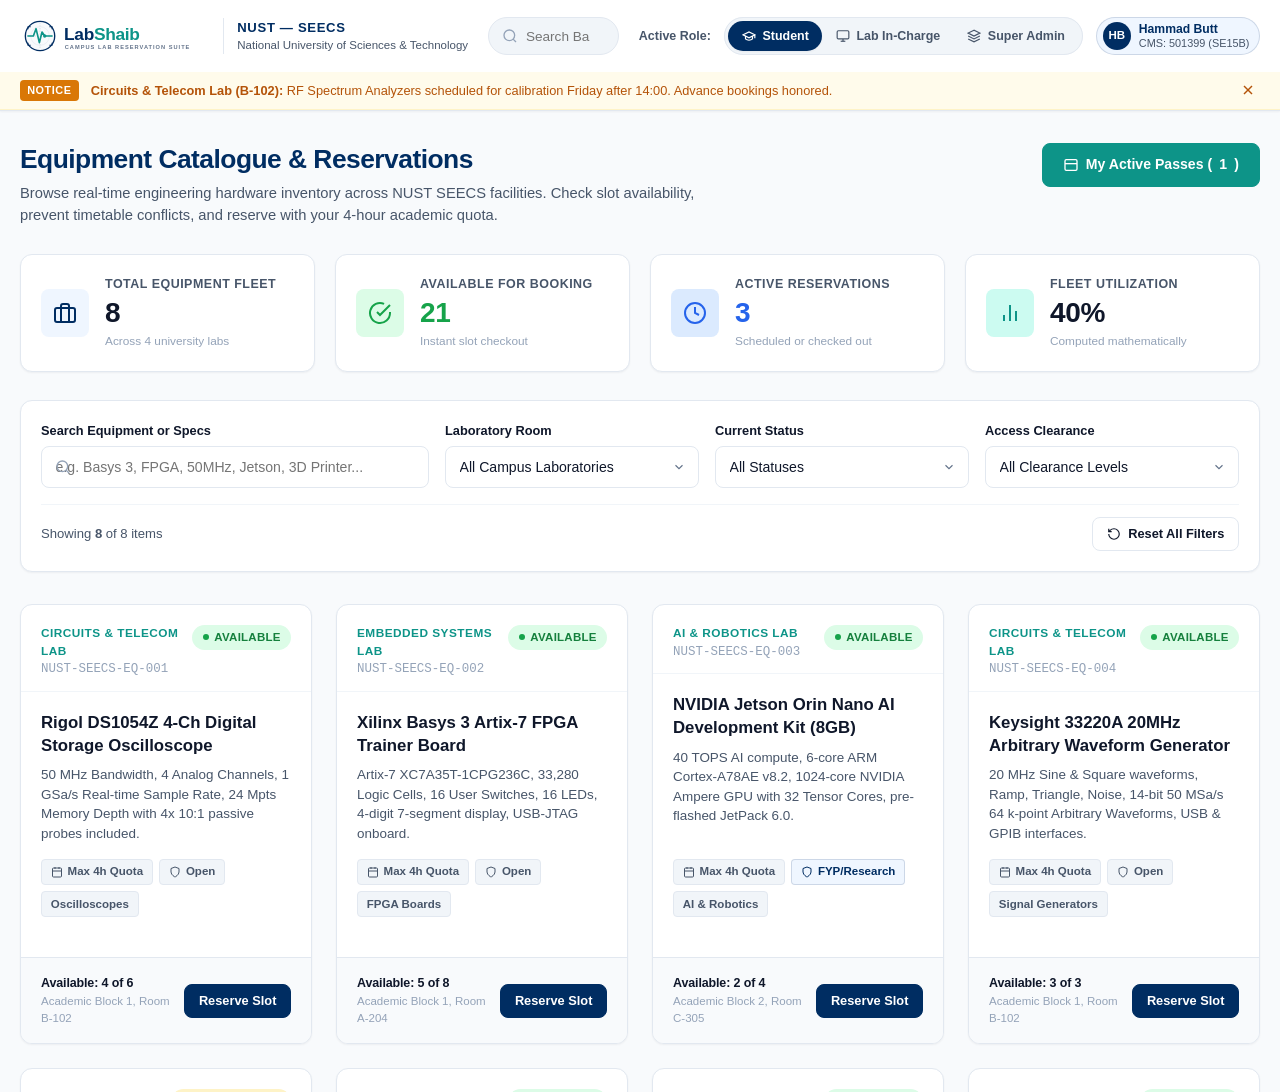
<file: index.html>
<!DOCTYPE html>
<html lang="en">
<head>
  <meta charset="UTF-8">
  <meta http-equiv="refresh" content="0; url=./assignment-1/">
  <meta name="viewport" content="width=device-width, initial-scale=1.0">
  <title>LabShaib — Campus Laboratory Equipment Reservation Suite</title>
</head>
<body style="font-family: -apple-system, BlinkMacSystemFont, 'Segoe UI', Roboto, sans-serif; display: flex; align-items: center; justify-content: center; min-height: 100vh; margin: 0; background-color: #f8fafc; color: #002D62; text-align: center;">
  <div>
    <h1 style="font-size: 1.5rem; margin-bottom: 0.5rem;">LabShaib</h1>
    <p style="color: #64748b;">Loading Assignment 1 Portal... <a href="./assignment-1/" style="color: #0D9488; font-weight: 600;">Click here if not redirected automatically</a>.</p>
  </div>
</body>
</html>
</file>
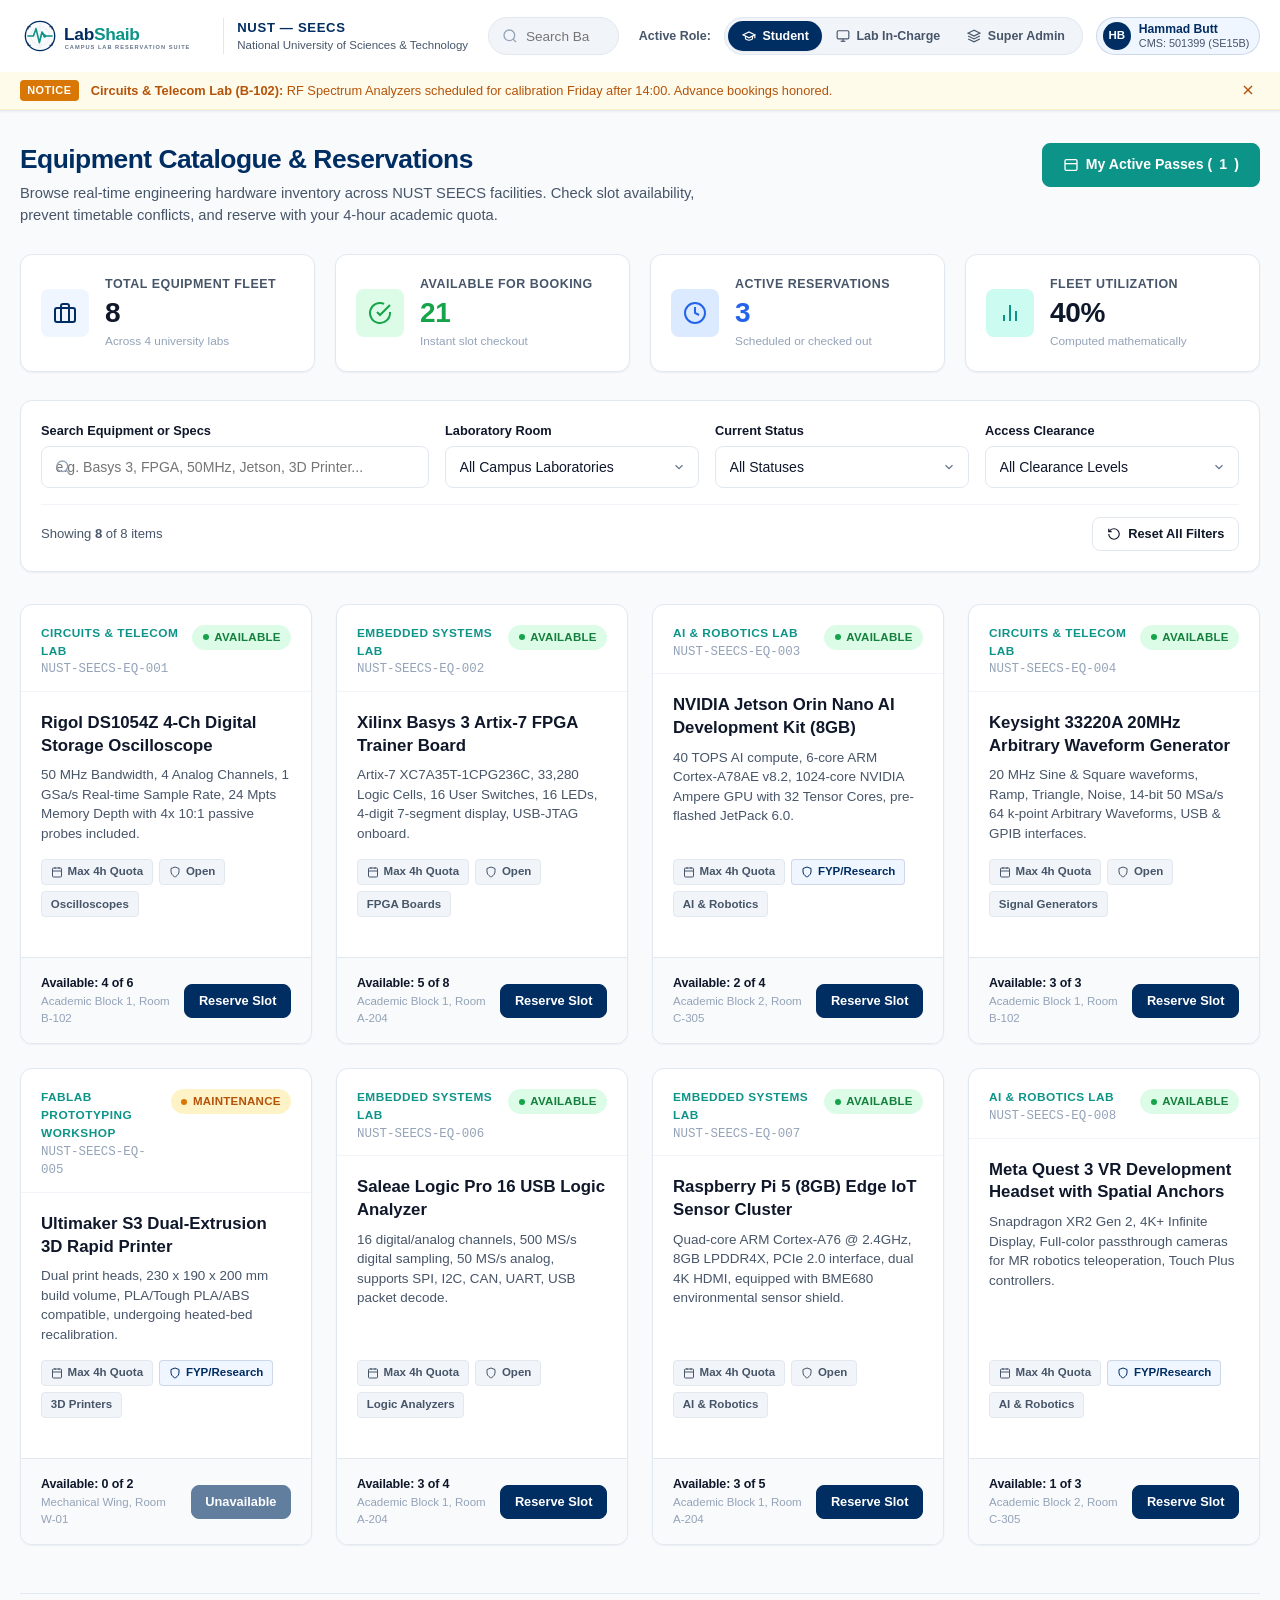
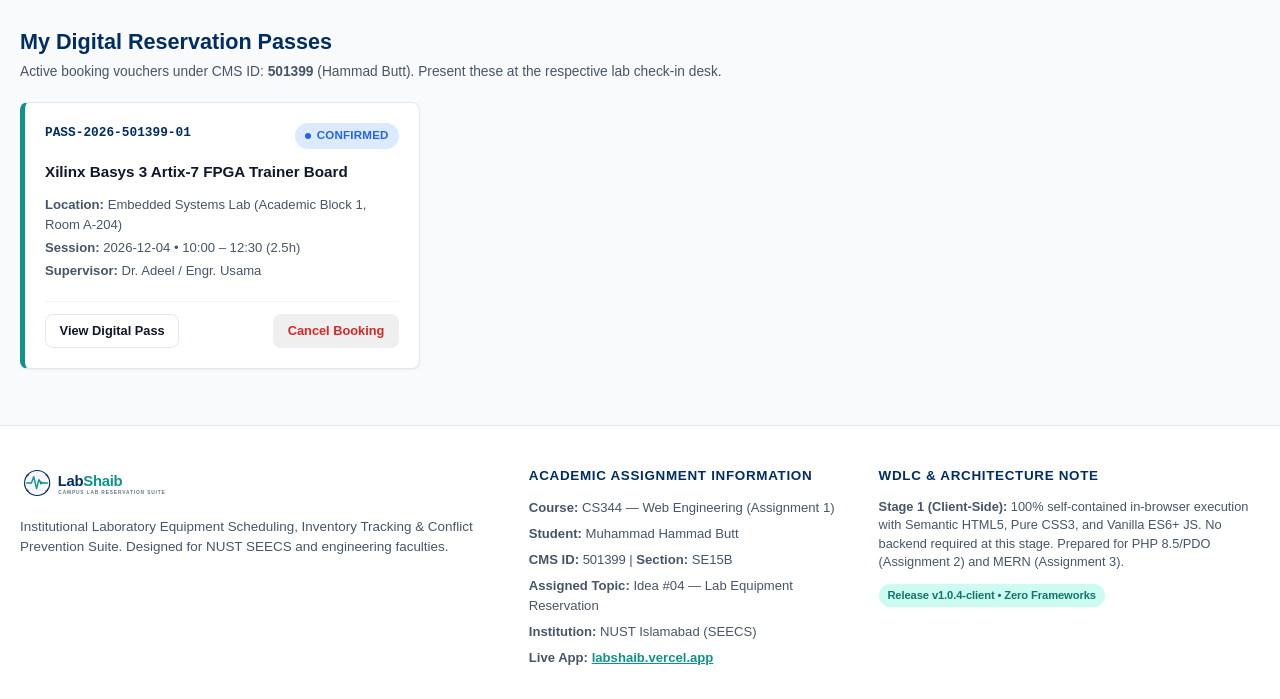
<file: assignment-1/index.html>
<!DOCTYPE html>
<html lang="en" data-tenant="nust">
<head>
  <meta charset="UTF-8">
  <meta name="viewport" content="width=device-width, initial-scale=1.0">
  <meta name="description" content="LabShaib - Campus Laboratory Equipment Reservation & Availability Suite for NUST SEECS. Built with Semantic HTML5, pure CSS3, and Vanilla JavaScript.">
  <meta name="author" content="Muhammad Hammad Butt (CMS: 501399) - SE15B">
  <link rel="canonical" href="https://labshaib.vercel.app">
  
  <title>LabShaib — Campus Laboratory Equipment Reservation Suite | NUST SEECS</title>
  
  <!-- Favicon & Stylesheet -->
  <link rel="icon" type="image/svg+xml" href="assets/logo-icon.svg">
  <link rel="stylesheet" href="styles.css">
</head>
<body>
  <!-- ACCESSIBLE SKIP LINK FOR SCREEN READERS & KEYBOARD NAV -->
  <a href="#main-content" class="skip-link">Skip to main laboratory content</a>

  <!-- PERSISTENT INSTITUTIONAL HEADER & CONTROL BAR -->
  <header class="app-header" role="banner">
    <div class="header-inner container">
      <!-- Brand & University Identity -->
      <div class="header-brand-group">
        <a href="#view-student" class="brand-link" aria-label="LabShaib Home">
          <img src="assets/logo.svg" alt="LabShaib Logo" class="brand-logo-img" width="190" height="44">
        </a>
        <div class="institution-meta" aria-label="Institution context">
          <span class="institution-name" id="display-institution-name">NUST — SEECS</span>
          <span class="institution-branch" id="display-institution-sub">National University of Sciences &amp; Technology</span>
        </div>
      </div>

      <!-- Quick Global Search Input -->
      <div class="header-search-wrapper" role="search">
        <label for="global-search-input" class="sr-only">Search all equipment by model, tag, or lab</label>
        <div class="input-icon-wrapper">
          <svg class="search-svg-icon" viewBox="0 0 24 24" fill="none" stroke="currentColor" stroke-width="2" aria-hidden="true">
            <circle cx="11" cy="11" r="8"></circle>
            <line x1="21" y1="21" x2="16.65" y2="16.65"></line>
          </svg>
          <input 
            type="search" 
            id="global-search-input" 
            class="header-search-input" 
            placeholder="Search Basys 3, Oscilloscope, Rigol..." 
            autocomplete="off"
            aria-controls="equipment-catalogue-grid"
          >
        </div>
      </div>

      <!-- 3-TIER HIERARCHICAL ROLE SWITCHER (LIVE VIVA DEMO CONTROL) -->
      <div class="header-role-console" aria-label="Live Role Switcher">
        <span class="role-switcher-label">Active Role:</span>
        <fieldset class="role-pills-group" role="radiogroup" aria-label="Switch User Persona">
          <legend class="sr-only">Choose application perspective</legend>
          
          <label class="role-pill-option" for="role-student">
            <input type="radio" name="app-role-selector" id="role-student" value="student" checked>
            <span class="role-pill-label">
              <svg class="role-icon" viewBox="0 0 24 24" fill="none" stroke="currentColor" stroke-width="2" aria-hidden="true">
                <path d="M22 10v6M2 10l10-5 10 5-10 5z"></path>
                <path d="M6 12v5c3 3 9 3 12 0v-5"></path>
              </svg>
              Student
            </span>
          </label>

          <label class="role-pill-option" for="role-instructor">
            <input type="radio" name="app-role-selector" id="role-instructor" value="instructor">
            <span class="role-pill-label">
              <svg class="role-icon" viewBox="0 0 24 24" fill="none" stroke="currentColor" stroke-width="2" aria-hidden="true">
                <rect x="2" y="3" width="20" height="14" rx="2" ry="2"></rect>
                <line x1="8" y1="21" x2="16" y2="21"></line>
                <line x1="12" y1="17" x2="12" y2="21"></line>
              </svg>
              Lab In-Charge
            </span>
          </label>

          <label class="role-pill-option" for="role-superadmin">
            <input type="radio" name="app-role-selector" id="role-superadmin" value="superadmin">
            <span class="role-pill-label">
              <svg class="role-icon" viewBox="0 0 24 24" fill="none" stroke="currentColor" stroke-width="2" aria-hidden="true">
                <path d="M12 2L2 7l10 5 10-5-10-5zM2 17l10 5 10-5M2 12l10 5 10-5"></path>
              </svg>
              Super Admin
            </span>
          </label>
        </fieldset>

        <!-- Current User Identity Pill -->
        <div class="user-context-pill" id="active-user-badge" aria-live="polite">
          <span class="user-avatar-circle" aria-hidden="true">HB</span>
          <div class="user-meta-text">
            <strong class="user-full-name">Hammad Butt</strong>
            <span class="user-sub-id">CMS: 501399 (SE15B)</span>
          </div>
        </div>
      </div>
    </div>

    <!-- Live Campus Notification / Calibration Alert Banner -->
    <aside class="campus-alert-strip" id="campus-alert-strip" role="region" aria-label="Campus Announcement">
      <div class="container alert-strip-content">
        <span class="alert-badge">Notice</span>
        <p class="alert-message" id="campus-ticker-text">
          <strong>Circuits &amp; Telecom Lab (B-102):</strong> RF Spectrum Analyzers scheduled for calibration Friday after 14:00. Advance bookings honored.
        </p>
        <button type="button" class="btn-dismiss-alert" id="btn-dismiss-alert" aria-label="Dismiss campus alert">
          <svg viewBox="0 0 24 24" width="16" height="16" stroke="currentColor" stroke-width="2" fill="none" aria-hidden="true">
            <line x1="18" y1="6" x2="6" y2="18"></line>
            <line x1="6" y1="6" x2="18" y2="18"></line>
          </svg>
        </button>
      </div>
    </aside>
  </header>

  <!-- MAIN APPLICATION CONTENT AREA -->
  <main id="main-content" class="main-wrapper container">

    <!-- ========================================================================= -->
    <!-- VIEW 1: STUDENT DISCOVERY & RESERVATION PORTAL                            -->
    <!-- ========================================================================= -->
    <section id="view-student" class="view-panel" aria-labelledby="heading-student-portal">
      <div class="portal-header-block">
        <div>
          <h1 id="heading-student-portal" class="section-title">Equipment Catalogue &amp; Reservations</h1>
          <p class="section-description">
            Browse real-time engineering hardware inventory across NUST SEECS facilities. Check slot availability, prevent timetable conflicts, and reserve with your 4-hour academic quota.
          </p>
        </div>
        <div class="portal-quick-actions">
          <a href="#active-passes-section" class="btn btn-secondary">
            <svg class="btn-icon" viewBox="0 0 24 24" fill="none" stroke="currentColor" stroke-width="2" aria-hidden="true">
              <rect x="3" y="4" width="18" height="16" rx="2"></rect>
              <line x1="3" y1="10" x2="21" y2="10"></line>
            </svg>
            My Active Passes (<span id="count-student-passes">0</span>)
          </a>
        </div>
      </div>

      <!-- Real-Time Aggregate KPI Bar -->
      <section class="kpi-dashboard-grid" aria-label="Key Laboratory Metrics">
        <article class="kpi-card">
          <div class="kpi-icon-badge kpi-badge-navy" aria-hidden="true">
            <svg viewBox="0 0 24 24" fill="none" stroke="currentColor" stroke-width="2">
              <rect x="2" y="7" width="20" height="14" rx="2" ry="2"></rect>
              <path d="M16 21V5a2 2 0 0 0-2-2h-4a2 2 0 0 0-2 2v16"></path>
            </svg>
          </div>
          <div class="kpi-content">
            <span class="kpi-label">Total Equipment Fleet</span>
            <strong class="kpi-value font-tabular" id="kpi-total-equipment">8</strong>
            <span class="kpi-footnote">Across 4 university labs</span>
          </div>
        </article>

        <article class="kpi-card">
          <div class="kpi-icon-badge kpi-badge-green" aria-hidden="true">
            <svg viewBox="0 0 24 24" fill="none" stroke="currentColor" stroke-width="2">
              <path d="M22 11.08V12a10 10 0 1 1-5.93-9.14"></path>
              <polyline points="22 4 12 14.01 9 11.01"></polyline>
            </svg>
          </div>
          <div class="kpi-content">
            <span class="kpi-label">Available for Booking</span>
            <strong class="kpi-value font-tabular text-success" id="kpi-available-units">6</strong>
            <span class="kpi-footnote">Instant slot checkout</span>
          </div>
        </article>

        <article class="kpi-card">
          <div class="kpi-icon-badge kpi-badge-blue" aria-hidden="true">
            <svg viewBox="0 0 24 24" fill="none" stroke="currentColor" stroke-width="2">
              <circle cx="12" cy="12" r="10"></circle>
              <polyline points="12 6 12 12 16 14"></polyline>
            </svg>
          </div>
          <div class="kpi-content">
            <span class="kpi-label">Active Reservations</span>
            <strong class="kpi-value font-tabular text-info" id="kpi-active-reservations">2</strong>
            <span class="kpi-footnote">Scheduled or checked out</span>
          </div>
        </article>

        <article class="kpi-card">
          <div class="kpi-icon-badge kpi-badge-teal" aria-hidden="true">
            <svg viewBox="0 0 24 24" fill="none" stroke="currentColor" stroke-width="2">
              <path d="M18 20V10"></path>
              <path d="M12 20V4"></path>
              <path d="M6 20v-6"></path>
            </svg>
          </div>
          <div class="kpi-content">
            <span class="kpi-label">Fleet Utilization</span>
            <strong class="kpi-value font-tabular" id="kpi-utilization-rate">25%</strong>
            <span class="kpi-footnote">Computed mathematically</span>
          </div>
        </article>
      </section>

      <!-- Multi-Criteria Search & Filter Console -->
      <section class="catalogue-controls-card" aria-label="Catalogue Search and Filters">
        <form id="form-catalogue-filters" class="filters-form" novalidate>
          <div class="filter-row-primary">
            <!-- Keyword Search -->
            <div class="form-group flex-2">
              <label for="filter-keyword" class="form-label">Search Equipment or Specs</label>
              <div class="input-icon-wrapper">
                <svg class="search-svg-icon" viewBox="0 0 24 24" fill="none" stroke="currentColor" stroke-width="2" aria-hidden="true">
                  <circle cx="11" cy="11" r="8"></circle>
                  <line x1="21" y1="21" x2="16.65" y2="16.65"></line>
                </svg>
                <input 
                  type="text" 
                  id="filter-keyword" 
                  class="form-control" 
                  placeholder="e.g. Basys 3, FPGA, 50MHz, Jetson, 3D Printer..."
                  autocomplete="off"
                >
              </div>
            </div>

            <!-- Lab Facility Selector -->
            <div class="form-group flex-1">
              <label for="filter-lab" class="form-label">Laboratory Room</label>
              <select id="filter-lab" class="form-control">
                <option value="ALL">All Campus Laboratories</option>
                <option value="LAB-01">Embedded Systems Lab (Room A-204)</option>
                <option value="LAB-02">Circuits &amp; Telecom Lab (Room B-102)</option>
                <option value="LAB-03">AI &amp; Robotics Lab (Room C-305)</option>
                <option value="LAB-04">FabLab Prototyping (Room W-01)</option>
              </select>
            </div>

            <!-- Availability Status Selector -->
            <div class="form-group flex-1">
              <label for="filter-status" class="form-label">Current Status</label>
              <select id="filter-status" class="form-control">
                <option value="ALL">All Statuses</option>
                <option value="Available">Available Only</option>
                <option value="Reserved">Reserved / In Use</option>
                <option value="Maintenance">Under Calibration</option>
              </select>
            </div>

            <!-- Clearance Level Filter -->
            <div class="form-group flex-1">
              <label for="filter-clearance" class="form-label">Access Clearance</label>
              <select id="filter-clearance" class="form-control">
                <option value="ALL">All Clearance Levels</option>
                <option value="Open">Open to All Undergrads</option>
                <option value="FYP/Research">FYP / Research Certified Only</option>
              </select>
            </div>
          </div>

          <!-- Bottom Filter Bar with Result Count & Reset Button -->
          <div class="filter-row-secondary">
            <div class="active-filter-summary">
              Showing <span id="filtered-records-count" class="font-tabular font-bold">8</span> of 
              <span id="total-records-count" class="font-tabular">8</span> items
            </div>
            <button type="button" id="btn-reset-filters" class="btn btn-outline btn-sm">
              <svg viewBox="0 0 24 24" width="14" height="14" stroke="currentColor" stroke-width="2" fill="none" aria-hidden="true">
                <path d="M3 12a9 9 0 1 0 9-9 9.75 9.75 0 0 0-6.74 2.74L3 8"></path>
                <path d="M3 3v5h5"></path>
              </svg>
              Reset All Filters
            </button>
          </div>
        </form>
      </section>

      <!-- Dynamic Equipment Grid Container -->
      <section aria-labelledby="heading-catalogue-results">
        <h2 id="heading-catalogue-results" class="sr-only">Equipment Catalogue Results</h2>
        <div id="equipment-catalogue-grid" class="equipment-cards-grid" aria-live="polite">
          <!-- Populated dynamically by app.js -->
        </div>

        <!-- Empty State Feedback Container -->
        <div id="empty-catalogue-state" class="empty-state-card hidden" role="status">
          <div class="empty-state-icon" aria-hidden="true">
            <svg viewBox="0 0 24 24" fill="none" stroke="currentColor" stroke-width="1.5">
              <circle cx="11" cy="11" r="8"></circle>
              <line x1="21" y1="21" x2="16.65" y2="16.65"></line>
              <line x1="8" y1="11" x2="14" y2="11"></line>
            </svg>
          </div>
          <h3 class="empty-state-title">No equipment found</h3>
          <p class="empty-state-desc">
            No laboratory equipment matches your active search keywords or filter criteria. Try clearing some filters or searching with a different term.
          </p>
          <button type="button" id="btn-empty-reset" class="btn btn-primary">Reset Filters</button>
        </div>
      </section>

      <!-- Active Passes Ledger for Current Student -->
      <section id="active-passes-section" class="active-passes-wrapper" aria-labelledby="heading-my-passes">
        <div class="section-sub-header">
          <div>
            <h2 id="heading-my-passes" class="section-sub-title">My Digital Reservation Passes</h2>
            <p class="section-sub-desc">Active booking vouchers under CMS ID: <strong>501399</strong> (Hammad Butt). Present these at the respective lab check-in desk.</p>
          </div>
        </div>
        <div id="student-passes-container" class="passes-grid">
          <!-- Populated dynamically by app.js -->
        </div>
      </section>
    </section>

    <!-- ========================================================================= -->
    <!-- VIEW 2: LAB INSTRUCTOR SCOPED MANAGEMENT PORTAL                          -->
    <!-- ========================================================================= -->
    <section id="view-instructor" class="view-panel hidden" aria-labelledby="heading-instructor-portal">
      <div class="portal-header-block instructor-banner">
        <div>
          <div class="badge-scope-pill">Scoped Facility Access</div>
          <h1 id="heading-instructor-portal" class="section-title">
            Lab Management: <span id="instructor-lab-name">Embedded Systems Lab (Room A-204)</span>
          </h1>
          <p class="section-description">
            Assigned Manager: <strong id="instructor-manager-name">Engr. Asif Bilal</strong> (Staff #ES-108) | Extension: 4210. 
            You have operational authority over inventory, maintenance, student check-in, and return condition inspections strictly for this room.
          </p>
        </div>
        <div class="portal-quick-actions">
          <button type="button" id="btn-open-add-equipment" class="btn btn-primary">
            <svg class="btn-icon" viewBox="0 0 24 24" fill="none" stroke="currentColor" stroke-width="2" aria-hidden="true">
              <line x1="12" y1="5" x2="12" y2="19"></line>
              <line x1="5" y1="12" x2="19" y2="12"></line>
            </svg>
            Add Equipment to this Lab
          </button>
        </div>
      </div>

      <!-- Scoped Lab KPIs -->
      <section class="kpi-dashboard-grid" aria-label="Scoped Lab Key Metrics">
        <article class="kpi-card">
          <div class="kpi-icon-badge kpi-badge-navy">
            <svg viewBox="0 0 24 24" fill="none" stroke="currentColor" stroke-width="2"><rect x="2" y="7" width="20" height="14" rx="2" ry="2"></rect></svg>
          </div>
          <div class="kpi-content">
            <span class="kpi-label">Lab Inventory</span>
            <strong class="kpi-value font-tabular" id="kpi-instr-total">3 Items</strong>
            <span class="kpi-footnote">Catalogued in A-204</span>
          </div>
        </article>

        <article class="kpi-card">
          <div class="kpi-icon-badge kpi-badge-blue">
            <svg viewBox="0 0 24 24" fill="none" stroke="currentColor" stroke-width="2"><circle cx="12" cy="12" r="10"></circle><polyline points="12 6 12 12 16 14"></polyline></svg>
          </div>
          <div class="kpi-content">
            <span class="kpi-label">Active Bookings</span>
            <strong class="kpi-value font-tabular text-info" id="kpi-instr-active">1</strong>
            <span class="kpi-footnote">Today's schedule</span>
          </div>
        </article>

        <article class="kpi-card">
          <div class="kpi-icon-badge kpi-badge-teal">
            <svg viewBox="0 0 24 24" fill="none" stroke="currentColor" stroke-width="2"><path d="M16 21v-2a4 4 0 0 0-4-4H5a4 4 0 0 0-4 4v2"></path><circle cx="8.5" cy="7" r="4"></circle></svg>
          </div>
          <div class="kpi-content">
            <span class="kpi-label">Students in Lab</span>
            <strong class="kpi-value font-tabular" id="kpi-instr-inlab">0</strong>
            <span class="kpi-footnote">Physically checked-out</span>
          </div>
        </article>
      </section>

      <!-- Scoped Equipment Inventory Table -->
      <section class="admin-data-card" aria-labelledby="heading-instr-inventory">
        <div class="card-header-bar">
          <h2 id="heading-instr-inventory" class="card-title">Laboratory Equipment Inventory (Room A-204)</h2>
        </div>
        <div class="table-responsive">
          <table class="data-table" id="table-instructor-equipment">
            <thead>
              <tr>
                <th scope="col">Asset Code</th>
                <th scope="col">Equipment Name &amp; Model</th>
                <th scope="col">Category</th>
                <th scope="col">Available / Total</th>
                <th scope="col">Status</th>
                <th scope="col">Clearance</th>
                <th scope="col" class="text-right">Actions</th>
              </tr>
            </thead>
            <tbody id="tbody-instructor-equipment">
              <!-- Populated dynamically by app.js -->
            </tbody>
          </table>
        </div>
      </section>

      <!-- Student Reservation & Check-In Desk Ledger -->
      <section class="admin-data-card mt-6" aria-labelledby="heading-instr-ledger">
        <div class="card-header-bar">
          <div>
            <h2 id="heading-instr-ledger" class="card-title">Student Check-In Desk &amp; Inspection Ledger</h2>
            <p class="card-subtitle">Verify student CMS IDs upon arrival, mark items as IN-LAB, and conduct return inspections.</p>
          </div>
          <div class="table-search-box">
            <label for="instructor-ledger-filter" class="sr-only">Filter reservations by CMS</label>
            <input type="text" id="instructor-ledger-filter" class="form-control form-control-sm" placeholder="Filter by CMS ID...">
          </div>
        </div>
        <div class="table-responsive">
          <table class="data-table" id="table-instructor-reservations">
            <thead>
              <tr>
                <th scope="col">Booking Ref</th>
                <th scope="col">CMS ID</th>
                <th scope="col">Student Name</th>
                <th scope="col">Equipment</th>
                <th scope="col">Date &amp; Time Window</th>
                <th scope="col">Duration</th>
                <th scope="col">Status</th>
                <th scope="col" class="text-right">Desk Action</th>
              </tr>
            </thead>
            <tbody id="tbody-instructor-reservations">
              <!-- Populated dynamically by app.js -->
            </tbody>
          </table>
        </div>
      </section>
    </section>

    <!-- ========================================================================= -->
    <!-- VIEW 3: SUPER ADMIN INSTITUTIONAL COMMAND CENTER                          -->
    <!-- ========================================================================= -->
    <section id="view-superadmin" class="view-panel hidden" aria-labelledby="heading-superadmin-portal">
      <div class="portal-header-block superadmin-banner">
        <div>
          <div class="badge-scope-pill badge-scope-super">Institutional Administration</div>
          <h1 id="heading-superadmin-portal" class="section-title">Central Laboratories Command Hub</h1>
          <p class="section-description">
            Head of Laboratories / Dean View. Manage campus facilities across NUST SEECS, appoint lab engineers, enforce university anti-hogging policies, and customize institutional branding.
          </p>
        </div>
        <div class="portal-quick-actions">
          <button type="button" id="btn-open-add-lab" class="btn btn-primary">
            <svg class="btn-icon" viewBox="0 0 24 24" fill="none" stroke="currentColor" stroke-width="2" aria-hidden="true">
              <path d="M3 9l9-7 9 7v11a2 2 0 0 1-2 2H5a2 2 0 0 1-2-2z"></path>
              <polyline points="9 22 9 12 15 12 15 22"></polyline>
            </svg>
            Commission New Laboratory
          </button>
        </div>
      </div>

      <!-- Campus Facilities Directory -->
      <section class="admin-data-card" aria-labelledby="heading-labs-directory">
        <div class="card-header-bar">
          <h2 id="heading-labs-directory" class="card-title">University Laboratories Directory &amp; Assigned Instructors</h2>
        </div>
        <div class="table-responsive">
          <table class="data-table" id="table-superadmin-labs">
            <thead>
              <tr>
                <th scope="col">Lab Code</th>
                <th scope="col">Laboratory Title</th>
                <th scope="col">Room &amp; Wing</th>
                <th scope="col">School</th>
                <th scope="col">Assigned Lab Engineer</th>
                <th scope="col">Capacity</th>
                <th scope="col">Operating Hours</th>
                <th scope="col" class="text-right">Actions</th>
              </tr>
            </thead>
            <tbody id="tbody-superadmin-labs">
              <!-- Populated dynamically by app.js -->
            </tbody>
          </table>
        </div>
      </section>

      <!-- LIVE MULTI-TENANT INSTITUTION & BRANDING CUSTOMIZER (KILLER DEMO FEATURE) -->
      <section class="admin-data-card mt-6" aria-labelledby="heading-branding-customizer">
        <div class="card-header-bar">
          <div>
            <h2 id="heading-branding-customizer" class="card-title">Multi-Tenant Institution &amp; Branding Customizer</h2>
            <p class="card-subtitle">
              Demonstrate the SaaS white-label engine live: change university metadata or pick custom brand palette colors to update the CSS Custom Properties dynamically without reloading!
            </p>
          </div>
        </div>
        <form id="form-branding-customizer" class="branding-customizer-grid">
          <div class="form-group">
            <label for="input-tenant-name" class="form-label">Institution / University Name</label>
            <input type="text" id="input-tenant-name" class="form-control" value="NUST — SEECS" required>
          </div>

          <div class="form-group">
            <label for="input-tenant-sub" class="form-label">Faculty / Campus Subtitle</label>
            <input type="text" id="input-tenant-sub" class="form-control" value="National University of Sciences & Technology" required>
          </div>

          <div class="form-group">
            <label for="input-brand-primary" class="form-label">Primary Brand Color (NUST Corporate Navy)</label>
            <div class="color-picker-wrapper">
              <input type="color" id="input-brand-primary" class="color-input" value="#002D62">
              <code class="color-hex-display" id="hex-brand-primary">#002D62</code>
            </div>
          </div>

          <div class="form-group">
            <label for="input-brand-accent" class="form-label">Accent Action Color (Modern Engineering Teal)</label>
            <div class="color-picker-wrapper">
              <input type="color" id="input-brand-accent" class="color-input" value="#0D9488">
              <code class="color-hex-display" id="hex-brand-accent">#0D9488</code>
            </div>
          </div>

          <div class="form-group flex-full">
            <button type="submit" class="btn btn-secondary">
              <svg class="btn-icon" viewBox="0 0 24 24" fill="none" stroke="currentColor" stroke-width="2" aria-hidden="true">
                <circle cx="12" cy="12" r="3"></circle>
                <path d="M19.4 15a1.65 1.65 0 0 0 .33 1.82l.06.06a2 2 0 0 1 0 2.83 2 2 0 0 1-2.83 0l-.06-.06a1.65 1.65 0 0 0-1.82-.33 1.65 1.65 0 0 0-1 1.51V21a2 2 0 0 1-2 2 2 2 0 0 1-2-2v-.09A1.65 1.65 0 0 0 9 19.4a1.65 1.65 0 0 0-1.82.33l-.06.06a2 2 0 0 1-2.83 0 2 2 0 0 1 0-2.83l.06-.06a1.65 1.65 0 0 0 .33-1.82 1.65 1.65 0 0 0-1.51-1H3a2 2 0 0 1-2-2 2 2 0 0 1 2-2h.09A1.65 1.65 0 0 0 4.6 9a1.65 1.65 0 0 0-.33-1.82l-.06-.06a2 2 0 0 1 0-2.83 2 2 0 0 1 2.83 0l.06.06a1.65 1.65 0 0 0 1.82.33H9a1.65 1.65 0 0 0 1-1.51V3a2 2 0 0 1 2-2 2 2 0 0 1 2 2v.09a1.65 1.65 0 0 0 1 1.51 1.65 1.65 0 0 0 1.82-.33l.06-.06a2 2 0 0 1 2.83 0 2 2 0 0 1 0 2.83l-.06.06a1.65 1.65 0 0 0-.33 1.82V9a1.65 1.65 0 0 0 1.51 1H21a2 2 0 0 1 2 2 2 2 0 0 1-2 2h-.09a1.65 1.65 0 0 0-1.51 1z"></path>
              </svg>
              Apply Live Custom Branding to CSS
            </button>
            <button type="button" id="btn-reset-branding" class="btn btn-outline ml-3">Reset to NUST Standard</button>
          </div>
        </form>
      </section>
    </section>
  </main>

  <!-- ========================================================================= -->
  <!-- ACCESSIBLE MODAL DIALOGS                                                  -->
  <!-- ========================================================================= -->

  <!-- MODAL 1: SMART RESERVATION & CONFLICT CHECKER DIALOG -->
  <dialog id="modal-booking" class="app-modal" aria-labelledby="booking-modal-title">
    <div class="modal-dialog-content">
      <div class="modal-header">
        <div class="modal-title-group">
          <span class="modal-eyebrow" id="booking-modal-lab-badge">Embedded Systems Lab (Room A-204)</span>
          <h2 id="booking-modal-title" class="modal-title">Reserve Equipment</h2>
        </div>
        <button type="button" class="btn-modal-close" id="btn-close-booking" aria-label="Close booking modal">
          <svg viewBox="0 0 24 24" width="20" height="20" stroke="currentColor" stroke-width="2" fill="none" aria-hidden="true">
            <line x1="18" y1="6" x2="6" y2="18"></line>
            <line x1="6" y1="6" x2="18" y2="18"></line>
          </svg>
        </button>
      </div>

      <!-- Equipment Quick Info Strip -->
      <div class="modal-info-strip" id="booking-modal-equipment-summary">
        <!-- Injected dynamically -->
      </div>

      <!-- The Reservation Form with HTML5 Validation Constraints -->
      <form id="form-reservation" class="modal-form" novalidate>
        <input type="hidden" id="booking-equipment-id" name="equipmentId">

        <!-- Fieldset 1: Student Identity Verification -->
        <fieldset class="form-fieldset">
          <legend class="fieldset-legend">1. Student Identification &amp; Purpose</legend>
          <div class="form-grid-2">
            <div class="form-group">
              <label for="booking-student-name" class="form-label">Student Full Name <span class="required-star">*</span></label>
              <input type="text" id="booking-student-name" name="studentName" class="form-control" value="Muhammad Hammad Butt" required>
            </div>

            <div class="form-group">
              <label for="booking-cms-id" class="form-label">NUST CMS ID (6 Digits) <span class="required-star">*</span></label>
              <input 
                type="text" 
                id="booking-cms-id" 
                name="cmsId" 
                class="form-control font-tabular" 
                value="501399" 
                pattern="^[0-9]{6}$" 
                maxlength="6" 
                required
                aria-describedby="cms-hint"
              >
              <span id="cms-hint" class="input-hint">Exact 6-digit NUST student roll (e.g., 501399)</span>
            </div>

            <div class="form-group">
              <label for="booking-email" class="form-label">NUST Student Email <span class="required-star">*</span></label>
              <input type="email" id="booking-email" name="email" class="form-control" value="mbutt.se15@seecs.edu.pk" required>
            </div>

            <div class="form-group">
              <label for="booking-department" class="form-label">Program &amp; Section <span class="required-star">*</span></label>
              <select id="booking-department" name="department" class="form-control" required>
                <option value="BS Software Engineering - SE15B" selected>BS Software Engineering - SE15B</option>
                <option value="BS Computer Science - CS14A">BS Computer Science - CS14A</option>
                <option value="BS Electrical Engineering - EE12">BS Electrical Engineering - EE12</option>
                <option value="MS Computer Science / AI">MS Computer Science / AI</option>
              </select>
            </div>

            <div class="form-group">
              <label for="booking-purpose" class="form-label">Academic Purpose <span class="required-star">*</span></label>
              <select id="booking-purpose" name="purpose" class="form-control" required>
                <option value="Course Lab Assignment (CS344 Web Engg)" selected>Course Lab Assignment (CS344 Web Engg)</option>
                <option value="Final Year Project (FYP) Milestone">Final Year Project (FYP) Milestone</option>
                <option value="Faculty Supervised Research">Faculty Supervised Research</option>
                <option value="Society / Hardware Hackathon">Society / Hardware Hackathon</option>
              </select>
            </div>

            <div class="form-group">
              <label for="booking-supervisor" class="form-label">Faculty Supervisor / Instructor <span class="required-star">*</span></label>
              <input type="text" id="booking-supervisor" name="supervisor" class="form-control" value="Dr. Adeel / Engr. Usama" required>
            </div>
          </div>
        </fieldset>

        <!-- Fieldset 2: Schedule & Real-Time Conflict Detection -->
        <fieldset class="form-fieldset mt-4">
          <legend class="fieldset-legend">2. Schedule Window &amp; Anti-Hogging Engine</legend>
          <div class="form-grid-3">
            <div class="form-group">
              <label for="booking-date" class="form-label">Reservation Date <span class="required-star">*</span></label>
              <input type="date" id="booking-date" name="date" class="form-control" required>
            </div>

            <div class="form-group">
              <label for="booking-start-time" class="form-label">Start Time <span class="required-star">*</span></label>
              <input type="time" id="booking-start-time" name="startTime" class="form-control font-tabular" value="10:00" step="900" required>
            </div>

            <div class="form-group">
              <label for="booking-end-time" class="form-label">End Time <span class="required-star">*</span></label>
              <input type="time" id="booking-end-time" name="endTime" class="form-control font-tabular" value="12:30" step="900" required>
            </div>
          </div>

          <!-- Dynamic Duration Calculation Feedback -->
          <div class="duration-meter-card mt-3">
            <div class="duration-meter-header">
              <span class="duration-label">Calculated Duration:</span>
              <strong id="display-duration-calc" class="duration-val font-tabular">2 Hours 30 Minutes</strong>
              <span id="badge-quota-status" class="quota-pill quota-pass">Within 4.0h Quota</span>
            </div>
            <div class="quota-progress-track">
              <div id="quota-progress-bar" class="quota-progress-fill" style="width: 62.5%;"></div>
            </div>
            <div class="duration-meter-footnote">
              Max single-session quota: <strong>4.0 Hours</strong>. Excessive blocks are rejected to prevent equipment hogging.
            </div>
          </div>

          <!-- Real-Time Conflict Detection Alert Box -->
          <div id="booking-conflict-alert" class="conflict-alert-box alert-success mt-3" role="alert">
            <svg class="conflict-alert-icon" viewBox="0 0 24 24" fill="none" stroke="currentColor" stroke-width="2" aria-hidden="true">
              <path d="M22 11.08V12a10 10 0 1 1-5.93-9.14"></path>
              <polyline points="22 4 12 14.01 9 11.01"></polyline>
            </svg>
            <div class="conflict-alert-text" id="conflict-alert-message">
              Slot is available! No overlapping bookings detected for this equipment on the selected date.
            </div>
          </div>
        </fieldset>

        <!-- Fieldset 3: Lab Safety & Compliance Agreement -->
        <fieldset class="form-fieldset mt-4">
          <legend class="fieldset-legend">3. Laboratory Safety &amp; Responsibility</legend>
          <label class="checkbox-container">
            <input type="checkbox" id="booking-compliance-check" required>
            <span class="checkbox-label-text">
              I certify that I have read the SEECS Lab Safety Guidelines. I accept personal academic responsibility for the integrity of this device and agree to return all probes, cables, and power adapters in functional condition within 15 minutes of session end.
            </span>
          </label>
        </fieldset>

        <!-- Modal Action Footer -->
        <div class="modal-actions-footer mt-5">
          <button type="button" class="btn btn-outline" id="btn-cancel-booking">Cancel</button>
          <button type="submit" class="btn btn-primary" id="btn-submit-booking">
            <svg class="btn-icon" viewBox="0 0 24 24" fill="none" stroke="currentColor" stroke-width="2" aria-hidden="true">
              <polyline points="20 6 9 17 4 12"></polyline>
            </svg>
            Confirm &amp; Generate Digital Pass
          </button>
        </div>
      </form>
    </div>
  </dialog>

  <!-- MODAL 2: DIGITAL RESERVATION PASS / VOUCHER VIEW -->
  <dialog id="modal-pass" class="app-modal" aria-labelledby="pass-modal-title">
    <div class="modal-dialog-content voucher-modal-content">
      <div class="modal-header">
        <h2 id="pass-modal-title" class="sr-only">Digital Lab Reservation Voucher</h2>
        <button type="button" class="btn-modal-close" id="btn-close-pass" aria-label="Close pass modal">
          <svg viewBox="0 0 24 24" width="20" height="20" stroke="currentColor" stroke-width="2" fill="none" aria-hidden="true">
            <line x1="18" y1="6" x2="6" y2="18"></line>
            <line x1="6" y1="6" x2="18" y2="18"></line>
          </svg>
        </button>
      </div>

      <!-- Printable Voucher Body -->
      <article class="printable-voucher" id="printable-voucher-body">
        <div class="voucher-header">
          <div class="voucher-branding">
            <img src="assets/logo-icon.svg" alt="" width="36" height="36" class="voucher-logo">
            <div>
              <h3 class="voucher-title">NUST SEECS — DIGITAL RESERVATION VOUCHER</h3>
              <span class="voucher-sub">Laboratory Operations &amp; Safety Compliance Slip</span>
            </div>
          </div>
          <div class="voucher-ref-badge font-tabular" id="voucher-ref-code">#PASS-2026-501399-01</div>
        </div>

        <div class="voucher-grid">
          <div class="voucher-cell">
            <span class="v-label">Student Name:</span>
            <strong class="v-value" id="v-student-name">Muhammad Hammad Butt</strong>
          </div>
          <div class="voucher-cell">
            <span class="v-label">CMS ID:</span>
            <strong class="v-value font-tabular" id="v-cms-id">501399</strong>
          </div>
          <div class="voucher-cell">
            <span class="v-label">Equipment:</span>
            <strong class="v-value" id="v-equipment-name">Xilinx Basys 3 Artix-7 FPGA</strong>
          </div>
          <div class="voucher-cell">
            <span class="v-label">Asset Code:</span>
            <strong class="v-value font-tabular" id="v-asset-tag">NUST-SEECS-EQ-002</strong>
          </div>
          <div class="voucher-cell">
            <span class="v-label">Facility Room:</span>
            <strong class="v-value" id="v-lab-room">Embedded Systems Lab (Room A-204)</strong>
          </div>
          <div class="voucher-cell">
            <span class="v-label">Lab In-Charge:</span>
            <strong class="v-value" id="v-lab-incharge">Engr. Asif Bilal (Ext 4210)</strong>
          </div>
          <div class="voucher-cell">
            <span class="v-label">Scheduled Date:</span>
            <strong class="v-value font-tabular" id="v-date">Friday, 30 October 2026</strong>
          </div>
          <div class="voucher-cell">
            <span class="v-label">Time Slot:</span>
            <strong class="v-value font-tabular" id="v-time-slot">10:00 AM – 12:30 PM (2.5 hrs)</strong>
          </div>
          <div class="voucher-cell flex-full">
            <span class="v-label">Academic Purpose:</span>
            <strong class="v-value" id="v-purpose">Course Lab Assignment (CS344 Web Engg) — Sup: Dr. Adeel</strong>
          </div>
        </div>

        <!-- Student Instructions for Lab Check-in -->
        <div class="voucher-rules-box">
          <strong>Mandatory Laboratory Check-in Protocol:</strong>
          <ol class="voucher-rules-list">
            <li>Arrive at the laboratory room within 15 minutes of scheduled start time (10:15 AM cut-off).</li>
            <li>Present your official NUST Student Identity Card alongside this digital pass to the Lab Attendant.</li>
            <li>Perform initial visual verification of all probes and power cables before powering on the workbench.</li>
          </ol>
        </div>

        <!-- Security Barcode / Hash Simulation -->
        <div class="voucher-security-bar">
          <div class="voucher-barcode-graphic" aria-hidden="true">
            ||| | |||| | || | |||| ||| || | ||| |||| | || | |||
          </div>
          <span class="voucher-timestamp font-tabular" id="v-timestamp">Generated: 2026-10-26 10:45 PKT | Verified by LabShaib Engine</span>
        </div>
      </article>

      <div class="modal-actions-footer mt-4">
        <button type="button" class="btn btn-outline" id="btn-print-voucher">
          <svg class="btn-icon" viewBox="0 0 24 24" fill="none" stroke="currentColor" stroke-width="2" aria-hidden="true">
            <polyline points="6 9 6 2 18 2 18 9"></polyline>
            <path d="M6 18H4a2 2 0 0 1-2-2v-5a2 2 0 0 1 2-2h16a2 2 0 0 1 2 2v5a2 2 0 0 1-2 2h-2"></path>
            <rect x="6" y="14" width="12" height="8"></rect>
          </svg>
          Print Voucher Pass
        </button>
        <button type="button" class="btn btn-primary" id="btn-dismiss-pass">Done &amp; Return to Dashboard</button>
      </div>
    </div>
  </dialog>

  <!-- MODAL 3: ADD EQUIPMENT (INSTRUCTOR SCOPED) -->
  <dialog id="modal-add-equipment" class="app-modal" aria-labelledby="add-eq-title">
    <div class="modal-dialog-content">
      <div class="modal-header">
        <h2 id="add-eq-title" class="modal-title">Add Equipment to Lab Inventory</h2>
        <button type="button" class="btn-modal-close" id="btn-close-add-eq" aria-label="Close add equipment modal">
          <svg viewBox="0 0 24 24" width="20" height="20" stroke="currentColor" stroke-width="2" fill="none" aria-hidden="true"><line x1="18" y1="6" x2="6" y2="18"></line><line x1="6" y1="6" x2="18" y2="18"></line></svg>
        </button>
      </div>

      <form id="form-add-equipment" class="modal-form" novalidate>
        <div class="form-group">
          <label for="eq-input-name" class="form-label">Equipment Model &amp; Title <span class="required-star">*</span></label>
          <input type="text" id="eq-input-name" class="form-control" placeholder="e.g. Rigol DS1054Z 4-Ch Digital Storage Oscilloscope" required>
        </div>

        <div class="form-grid-2">
          <div class="form-group">
            <label for="eq-input-tag" class="form-label">Asset Tracking Tag Code <span class="required-star">*</span></label>
            <input type="text" id="eq-input-tag" class="form-control font-tabular" placeholder="e.g. NUST-SEECS-EQ-009" pattern="^NUST-[A-Z]+-EQ-[0-9]{3}$" required>
          </div>

          <div class="form-group">
            <label for="eq-input-category" class="form-label">Hardware Category <span class="required-star">*</span></label>
            <select id="eq-input-category" class="form-control" required>
              <option value="Oscilloscopes">Oscilloscopes &amp; Probes</option>
              <option value="FPGA Boards">FPGA &amp; Trainer Boards</option>
              <option value="AI & Robotics">AI Accelerators &amp; Robotics Kits</option>
              <option value="3D Printers">3D Printers &amp; Rapid Prototyping</option>
              <option value="Signal Generators">Signal &amp; Waveform Generators</option>
              <option value="Logic Analyzers">Logic Analyzers &amp; Test Gear</option>
            </select>
          </div>

          <div class="form-group">
            <label for="eq-input-qty" class="form-label">Quantity in Stock <span class="required-star">*</span></label>
            <input type="number" id="eq-input-qty" class="form-control font-tabular" value="1" min="1" max="20" required>
          </div>

          <div class="form-group">
            <label for="eq-input-clearance" class="form-label">Clearance Requirement <span class="required-star">*</span></label>
            <select id="eq-input-clearance" class="form-control" required>
              <option value="Open">Open to All Students</option>
              <option value="FYP/Research">Level 2: FYP / Certified Only</option>
            </select>
          </div>
        </div>

        <div class="form-group">
          <label for="eq-input-specs" class="form-label">Technical Specifications Summary <span class="required-star">*</span></label>
          <textarea id="eq-input-specs" class="form-control" rows="2" placeholder="e.g. 50MHz Bandwidth, 4 Analog Channels, 1GSa/s Real-time sample rate" required></textarea>
        </div>

        <div class="modal-actions-footer mt-4">
          <button type="button" class="btn btn-outline" id="btn-cancel-add-eq">Cancel</button>
          <button type="submit" class="btn btn-primary">Save Equipment to Inventory</button>
        </div>
      </form>
    </div>
  </dialog>

  <!-- MODAL 4: RETURN INSPECTION CHECKLIST (LAB INSTRUCTOR) -->
  <dialog id="modal-inspection" class="app-modal" aria-labelledby="inspection-modal-title">
    <div class="modal-dialog-content">
      <div class="modal-header">
        <h2 id="inspection-modal-title" class="modal-title">Equipment Return Condition Inspection</h2>
        <button type="button" class="btn-modal-close" id="btn-close-inspection" aria-label="Close inspection modal">
          <svg viewBox="0 0 24 24" width="20" height="20" stroke="currentColor" stroke-width="2" fill="none" aria-hidden="true"><line x1="18" y1="6" x2="6" y2="18"></line><line x1="6" y1="6" x2="18" y2="18"></line></svg>
        </button>
      </div>

      <div class="modal-info-strip" id="inspection-session-summary">
        <!-- Injected dynamically -->
      </div>

      <form id="form-inspection" class="modal-form">
        <input type="hidden" id="inspection-booking-id">

        <fieldset class="form-fieldset">
          <legend class="fieldset-legend">Physical Inspection Checklist</legend>
          <div class="inspection-checklist">
            <label class="checkbox-container">
              <input type="checkbox" id="chk-power-test" required>
              <span class="checkbox-label-text">Unit powers up cleanly and self-test diagnostic passes without error.</span>
            </label>
            <label class="checkbox-container">
              <input type="checkbox" id="chk-cables" required>
              <span class="checkbox-label-text">All ancillary probes, BNC connectors, USB/JTAG cables returned intact.</span>
            </label>
            <label class="checkbox-container">
              <input type="checkbox" id="chk-pins" required>
              <span class="checkbox-label-text">No burnt header pins, chipped enclosures, or blown fuse indicators.</span>
            </label>
          </div>
        </fieldset>

        <div class="form-group mt-3">
          <label for="inspection-condition-select" class="form-label">Return Condition Status</label>
          <select id="inspection-condition-select" class="form-control">
            <option value="Pristine">Pristine / Normal Operational Condition</option>
            <option value="Minor">Minor Cable Wear (Acceptable)</option>
            <option value="Damaged">Fault / Damaged (Hold Student Record)</option>
          </select>
        </div>

        <div class="form-group">
          <label for="inspection-notes" class="form-label">Lab Engineer Verification Notes</label>
          <input type="text" id="inspection-notes" class="form-control" value="Inspected on testbench. Hardware intact.">
        </div>

        <div class="modal-actions-footer mt-4">
          <button type="button" class="btn btn-outline" id="btn-cancel-inspection">Cancel</button>
          <button type="submit" class="btn btn-primary">Clear Return &amp; Release Equipment</button>
        </div>
      </form>
    </div>
  </dialog>

  <!-- MODAL 5: COMMISSION NEW LABORATORY (SUPER ADMIN) -->
  <dialog id="modal-add-lab" class="app-modal" aria-labelledby="add-lab-title">
    <div class="modal-dialog-content">
      <div class="modal-header">
        <h2 id="add-lab-title" class="modal-title">Commission New Laboratory Facility</h2>
        <button type="button" class="btn-modal-close" id="btn-close-add-lab" aria-label="Close modal">
          <svg viewBox="0 0 24 24" width="20" height="20" stroke="currentColor" stroke-width="2" fill="none" aria-hidden="true"><line x1="18" y1="6" x2="6" y2="18"></line><line x1="6" y1="6" x2="18" y2="18"></line></svg>
        </button>
      </div>

      <form id="form-add-lab" class="modal-form" novalidate>
        <div class="form-grid-2">
          <div class="form-group">
            <label for="lab-input-code" class="form-label">Lab Code Identifier <span class="required-star">*</span></label>
            <input type="text" id="lab-input-code" class="form-control font-tabular" placeholder="e.g. LAB-05" pattern="^LAB-[0-9]{2}$" required>
          </div>

          <div class="form-group">
            <label for="lab-input-room" class="form-label">Room &amp; Wing <span class="required-star">*</span></label>
            <input type="text" id="lab-input-room" class="form-control" placeholder="e.g. Academic Block 1, Room B-310" required>
          </div>
        </div>

        <div class="form-group">
          <label for="lab-input-name" class="form-label">Laboratory Facility Title <span class="required-star">*</span></label>
          <input type="text" id="lab-input-name" class="form-control" placeholder="e.g. Cyber Security & Digital Forensics Lab" required>
        </div>

        <div class="form-grid-2">
          <div class="form-group">
            <label for="lab-input-school" class="form-label">School / Department <span class="required-star">*</span></label>
            <select id="lab-input-school" class="form-control" required>
              <option value="SEECS - Computing">SEECS - Department of Computing</option>
              <option value="SEECS - Electrical">SEECS - Department of Electrical Engg</option>
              <option value="SMME - Mechanical">SMME - School of Mechanical &amp; Mfg</option>
              <option value="SCME - Materials">SCME - Chemical &amp; Materials</option>
            </select>
          </div>

          <div class="form-group">
            <label for="lab-input-engineer" class="form-label">Appointed Lab Engineer / Manager <span class="required-star">*</span></label>
            <input type="text" id="lab-input-engineer" class="form-control" placeholder="e.g. Engr. Kashif Mehmood" required>
          </div>
        </div>

        <div class="modal-actions-footer mt-4">
          <button type="button" class="btn btn-outline" id="btn-cancel-add-lab">Cancel</button>
          <button type="submit" class="btn btn-primary">Commission Facility</button>
        </div>
      </form>
    </div>
  </dialog>

  <!-- FOOTER LANDMARK -->
  <footer class="app-footer" role="contentinfo">
    <div class="footer-inner container">
      <div class="footer-col-meta">
        <div class="footer-brand">
          <img src="assets/logo.svg" alt="LabShaib Logo" width="160" height="38" class="footer-logo">
        </div>
        <p class="footer-desc">
          Institutional Laboratory Equipment Scheduling, Inventory Tracking &amp; Conflict Prevention Suite. Designed for NUST SEECS and engineering faculties.
        </p>
      </div>

      <div class="footer-col-academic">
        <h3 class="footer-col-title">Academic Assignment Information</h3>
        <ul class="footer-list">
          <li><strong>Course:</strong> CS344 — Web Engineering (Assignment 1)</li>
          <li><strong>Student:</strong> Muhammad Hammad Butt</li>
          <li><strong>CMS ID:</strong> <span class="font-tabular">501399</span> | <strong>Section:</strong> SE15B</li>
          <li><strong>Assigned Topic:</strong> Idea #04 — Lab Equipment Reservation</li>
          <li><strong>Institution:</strong> NUST Islamabad (SEECS)</li>
          <li><strong>Live App:</strong> <a href="https://labshaib.vercel.app" target="_blank" rel="noopener" style="color: var(--brand-accent); font-weight: 600;">labshaib.vercel.app</a></li>
        </ul>
      </div>

      <div class="footer-col-architecture">
        <h3 class="footer-col-title">WDLC &amp; Architecture Note</h3>
        <p class="footer-note-text">
          <strong>Stage 1 (Client-Side):</strong> 100% self-contained in-browser execution with Semantic HTML5, Pure CSS3, and Vanilla ES6+ JS. No backend required at this stage. Prepared for PHP 8.5/PDO (Assignment 2) and MERN (Assignment 3).
        </p>
        <span class="footer-build-badge font-tabular">Release v1.0.4-client • Zero Frameworks</span>
      </div>
    </div>
  </footer>

  <!-- VANILLA ES6+ JAVASCRIPT ENGINE (DEFERRED) -->
  <script src="app.js" defer></script>
</body>
</html>
</file>
<file: assignment-1/styles.css>
/**
 * LabShaib — Modern Campus Laboratory Equipment Reservation Suite
 * Handcrafted Pure CSS3 Architecture (No Frameworks)
 * Compliant with CS344 Web Engineering Rubric & WCAG 2.1 AA Standards
 * Author: Muhammad Hammad Butt (CMS: 501399) - SE15B
 */

/* ==========================================================================
   1. DESIGN TOKENS & CSS CUSTOM PROPERTIES
   ========================================================================== */
:root {
  /* Global Color Primitives (Layer 1) */
  --slate-950: #020617;
  --slate-900: #0f172a;
  --slate-800: #1e293b;
  --slate-700: #334155;
  --slate-600: #475569;
  --slate-500: #64748b;
  --slate-400: #94a3b8;
  --slate-300: #cbd5e1;
  --slate-200: #e2e8f0;
  --slate-100: #f1f5f9;
  --slate-50:  #f8fafc;
  --white:     #ffffff;

  /* NUST Corporate & Academic Palette (Default Tenant) */
  --nust-blue-900: #00224b;
  --nust-blue-800: #002D62; /* Official NUST Blue */
  --nust-blue-700: #0f3669;
  --nust-blue-600: #1a4985;
  --nust-blue-50:  #eff6ff;

  --tech-teal-700: #0f766e;
  --tech-teal-600: #0d9488; /* Engineering Action Teal */
  --tech-teal-500: #14b8a6;
  --tech-teal-100: #ccfbf1;
  --tech-teal-50:  #f0fdfa;

  --amber-700: #b45309;
  --amber-600: #d97706; /* Calibration / Warning Amber */
  --amber-100: #fef3c7;
  --amber-50:  #fffbeb;

  --green-700: #15803d;
  --green-600: #16a34a; /* Operational / Available Green */
  --green-100: #dcfce7;
  --green-50:  #f0fdf4;

  --red-700:   #b91c1c;
  --red-600:   #dc2626; /* Conflict / Fault Red */
  --red-100:   #fee2e2;
  --red-50:    #fef2f2;

  --blue-600:  #2563eb; /* Reserved Blue */
  --blue-100:  #dbeafe;

  /* Semantic Theme Aliases (Layer 2) */
  --color-canvas: var(--slate-50);
  --color-surface: var(--white);
  --color-surface-hover: #fcfdfe;
  --color-surface-sunken: var(--slate-100);
  --color-border: var(--slate-200);
  --color-border-hover: var(--slate-300);
  --color-border-focus: var(--tech-teal-600);

  --color-text-main: var(--slate-900);
  --color-text-muted: var(--slate-600);
  --color-text-light: var(--slate-400);
  --color-text-inverse: var(--white);

  /* Dynamic Multi-Tenant Overridable Hooks (Layer 3) */
  --brand-primary: var(--nust-blue-800);
  --brand-primary-hover: var(--nust-blue-700);
  --brand-primary-subtle: var(--nust-blue-50);
  --brand-accent: var(--tech-teal-600);
  --brand-accent-hover: var(--tech-teal-700);
  --brand-accent-subtle: var(--tech-teal-50);

  /* Elevation & Shadows */
  --shadow-sm: 0 1px 2px 0 rgba(15, 23, 42, 0.05);
  --shadow-md: 0 4px 6px -1px rgba(15, 23, 42, 0.07), 0 2px 4px -2px rgba(15, 23, 42, 0.04);
  --shadow-lg: 0 10px 15px -3px rgba(15, 23, 42, 0.08), 0 4px 6px -4px rgba(15, 23, 42, 0.03);
  --shadow-modal: 0 20px 25px -5px rgba(15, 23, 42, 0.2), 0 8px 10px -6px rgba(15, 23, 42, 0.15);

  /* Radii */
  --radius-sm: 4px;
  --radius-md: 8px;
  --radius-lg: 12px;
  --radius-xl: 16px;
  --radius-full: 9999px;

  /* Typography Scale */
  --font-sans: -apple-system, BlinkMacSystemFont, "Segoe UI", Roboto, "Helvetica Neue", Arial, sans-serif;
  --font-mono: ui-monospace, SFMono-Regular, Menlo, Monaco, Consolas, "Liberation Mono", monospace;

  /* Transitions */
  --transition-fast: 150ms cubic-bezier(0.4, 0, 0.2, 1);
  --transition-normal: 250ms cubic-bezier(0.4, 0, 0.2, 1);

  /* Layout Constants */
  --max-width-container: 1280px;
  --header-height: 72px;
  --min-tap-target: 44px;
}

/* ==========================================================================
   2. RESET, BOX-MODEL & ACCESSIBILITY DEFAULTS
   ========================================================================== */
*, *::before, *::after {
  box-sizing: border-box;
  margin: 0;
  padding: 0;
}

html {
  font-size: 16px;
  scroll-behavior: smooth;
  -webkit-text-size-adjust: 100%;
  max-width: 100%;
  overflow-x: hidden;
}

body {
  font-family: var(--font-sans);
  font-size: 0.95rem;
  line-height: 1.5;
  color: var(--color-text-main);
  background-color: var(--color-canvas);
  min-height: 100vh;
  max-width: 100%;
  overflow-x: hidden;
  display: flex;
  flex-direction: column;
}

img, picture, svg, video, canvas {
  max-width: 100%;
  height: auto;
}

/* Tabular Numerals for Inventory & Time Alignments */
.font-tabular {
  font-variant-numeric: tabular-nums;
  letter-spacing: -0.01em;
}

.font-bold {
  font-weight: 700;
}

/* Utility Hidden & Screen Reader Classes */
.hidden {
  display: none !important;
}

.sr-only {
  position: absolute;
  width: 1px;
  height: 1px;
  padding: 0;
  margin: -1px;
  overflow: hidden;
  clip: rect(0, 0, 0, 0);
  white-space: nowrap;
  border: 0;
}

/* Accessible Focus Rings */
:focus-visible {
  outline: 2px solid var(--brand-accent);
  outline-offset: 2px;
}

/* Skip Navigation Link for Keyboard / Screen Reader Users */
.skip-link {
  position: absolute;
  top: -100px;
  left: 1rem;
  background-color: var(--brand-accent);
  color: var(--color-text-inverse);
  padding: 0.6rem 1.2rem;
  border-radius: var(--radius-md);
  font-weight: 600;
  z-index: 9999;
  text-decoration: none;
  transition: top var(--transition-fast);
}

.skip-link:focus {
  top: 1rem;
}

/* Container Structure */
.container {
  width: 100%;
  max-width: var(--max-width-container);
  margin-left: auto;
  margin-right: auto;
  padding-left: 1.25rem;
  padding-right: 1.25rem;
}

/* ==========================================================================
   3. PERSISTENT INSTITUTIONAL HEADER & NAVIGATION
   ========================================================================== */
.app-header {
  position: sticky;
  top: 0;
  z-index: 100;
  background-color: var(--color-surface);
  border-bottom: 1px solid var(--color-border);
  box-shadow: var(--shadow-sm);
}

.header-inner {
  display: flex;
  align-items: center;
  justify-content: space-between;
  gap: 1.25rem;
  min-height: var(--header-height);
  padding-top: 0.5rem;
  padding-bottom: 0.5rem;
}

/* Brand Group */
.header-brand-group {
  display: flex;
  align-items: center;
  gap: 1rem;
}

.brand-link {
  display: inline-flex;
  align-items: center;
  text-decoration: none;
}

.brand-logo-img {
  height: 40px;
  width: auto;
  display: block;
}

.institution-meta {
  display: flex;
  flex-direction: column;
  padding-left: 0.85rem;
  border-left: 1px solid var(--color-border);
}

.institution-name {
  font-size: 0.82rem;
  font-weight: 800;
  letter-spacing: 0.05em;
  color: var(--brand-primary);
  text-transform: uppercase;
}

.institution-branch {
  font-size: 0.72rem;
  color: var(--color-text-muted);
}

/* Quick Search in Header */
.header-search-wrapper {
  flex: 1;
  max-width: 340px;
}

.input-icon-wrapper {
  position: relative;
  display: flex;
  align-items: center;
}

.search-svg-icon {
  position: absolute;
  left: 0.85rem;
  width: 16px;
  height: 16px;
  color: var(--color-text-light);
  pointer-events: none;
}

.header-search-input {
  width: 100%;
  height: 38px;
  padding: 0 0.85rem 0 2.3rem;
  font-size: 0.85rem;
  font-family: inherit;
  color: var(--color-text-main);
  background-color: var(--color-surface-sunken);
  border: 1px solid var(--color-border);
  border-radius: var(--radius-full);
  transition: all var(--transition-fast);
}

.header-search-input:focus {
  background-color: var(--color-surface);
  border-color: var(--brand-accent);
  box-shadow: 0 0 0 3px rgba(13, 148, 136, 0.15);
}

/* 3-Tier Role Switcher Console */
.header-role-console {
  display: flex;
  align-items: center;
  gap: 0.85rem;
}

.role-switcher-label {
  font-size: 0.78rem;
  font-weight: 600;
  color: var(--color-text-muted);
}

.role-pills-group {
  display: inline-flex;
  align-items: center;
  background-color: var(--color-surface-sunken);
  padding: 3px;
  border-radius: var(--radius-full);
  border: 1px solid var(--color-border);
}

.role-pill-option {
  position: relative;
  cursor: pointer;
  margin: 0;
}

.role-pill-option input[type="radio"] {
  position: absolute;
  opacity: 0;
  pointer-events: none;
}

.role-pill-label {
  display: inline-flex;
  align-items: center;
  gap: 0.4rem;
  padding: 0.35rem 0.85rem;
  font-size: 0.78rem;
  font-weight: 600;
  color: var(--color-text-muted);
  border-radius: var(--radius-full);
  transition: all var(--transition-fast);
  user-select: none;
}

.role-icon {
  width: 14px;
  height: 14px;
}

.role-pill-option input[type="radio"]:checked + .role-pill-label {
  background-color: var(--brand-primary);
  color: var(--color-text-inverse);
  box-shadow: var(--shadow-sm);
}

.role-pill-option input[type="radio"]:focus-visible + .role-pill-label {
  outline: 2px solid var(--brand-accent);
}

/* User Context Badge */
.user-context-pill {
  display: inline-flex;
  align-items: center;
  gap: 0.5rem;
  padding: 0.25rem 0.6rem 0.25rem 0.35rem;
  background-color: var(--brand-primary-subtle);
  border: 1px solid rgba(0, 45, 98, 0.15);
  border-radius: var(--radius-full);
}

.user-avatar-circle {
  display: inline-flex;
  align-items: center;
  justify-content: center;
  width: 28px;
  height: 28px;
  border-radius: var(--radius-full);
  background-color: var(--brand-primary);
  color: var(--color-text-inverse);
  font-size: 0.72rem;
  font-weight: 700;
}

.user-meta-text {
  display: flex;
  flex-direction: column;
  line-height: 1.15;
}

.user-full-name {
  font-size: 0.76rem;
  color: var(--brand-primary);
}

.user-sub-id {
  font-size: 0.68rem;
  color: var(--color-text-muted);
}

/* Campus Alert Banner */
.campus-alert-strip {
  background-color: var(--amber-50);
  border-bottom: 1px solid var(--amber-100);
  color: var(--amber-700);
  font-size: 0.8rem;
  padding: 0.4rem 0;
}

.alert-strip-content {
  display: flex;
  align-items: center;
  gap: 0.75rem;
}

.alert-badge {
  background-color: var(--amber-600);
  color: var(--color-text-inverse);
  padding: 0.15rem 0.45rem;
  border-radius: var(--radius-sm);
  font-size: 0.68rem;
  font-weight: 800;
  text-transform: uppercase;
  letter-spacing: 0.05em;
}

.alert-message {
  flex: 1;
  margin: 0;
}

.btn-dismiss-alert {
  background: transparent;
  border: none;
  cursor: pointer;
  color: var(--amber-700);
  display: inline-flex;
  align-items: center;
  justify-content: center;
  padding: 4px;
  border-radius: var(--radius-sm);
}

.btn-dismiss-alert:hover {
  background-color: rgba(217, 119, 6, 0.15);
}

/* ==========================================================================
   4. MAIN WORKSPACE & PORTAL VIEWS
   ========================================================================== */
.main-wrapper {
  flex: 1;
  padding-top: 2rem;
  padding-bottom: 3.5rem;
}

.view-panel {
  display: block;
}

.portal-header-block {
  display: flex;
  align-items: flex-start;
  justify-content: space-between;
  gap: 1.5rem;
  margin-bottom: 1.75rem;
}

.section-title {
  font-size: 1.65rem;
  font-weight: 800;
  color: var(--brand-primary);
  line-height: 1.25;
  letter-spacing: -0.02em;
}

.section-description {
  color: var(--color-text-muted);
  font-size: 0.92rem;
  max-width: 720px;
  margin-top: 0.4rem;
}

.portal-quick-actions {
  display: flex;
  align-items: center;
  gap: 0.75rem;
  flex-shrink: 0;
}

/* ==========================================================================
   5. KPI STATS CARDS DASHBOARD
   ========================================================================== */
.kpi-dashboard-grid {
  display: grid;
  grid-template-columns: repeat(auto-fit, minmax(min(100%, 220px), 1fr));
  gap: 1.25rem;
  margin-bottom: 1.75rem;
}

.kpi-card {
  background-color: var(--color-surface);
  border: 1px solid var(--color-border);
  border-radius: var(--radius-lg);
  padding: 1.25rem;
  display: flex;
  align-items: center;
  gap: 1rem;
  box-shadow: var(--shadow-sm);
  transition: transform var(--transition-fast), box-shadow var(--transition-fast);
}

.kpi-card:hover {
  transform: translateY(-2px);
  box-shadow: var(--shadow-md);
  border-color: var(--color-border-hover);
}

.kpi-icon-badge {
  display: flex;
  align-items: center;
  justify-content: center;
  width: 48px;
  height: 48px;
  border-radius: var(--radius-md);
  flex-shrink: 0;
}

.kpi-icon-badge svg {
  width: 24px;
  height: 24px;
}

.kpi-badge-navy  { background-color: var(--brand-primary-subtle); color: var(--brand-primary); }
.kpi-badge-green { background-color: var(--green-100); color: var(--green-600); }
.kpi-badge-blue  { background-color: var(--blue-100); color: var(--blue-600); }
.kpi-badge-teal  { background-color: var(--tech-teal-100); color: var(--tech-teal-600); }

.kpi-content {
  display: flex;
  flex-direction: column;
}

.kpi-label {
  font-size: 0.78rem;
  font-weight: 600;
  color: var(--color-text-muted);
  text-transform: uppercase;
  letter-spacing: 0.04em;
}

.kpi-value {
  font-size: 1.75rem;
  font-weight: 800;
  line-height: 1.2;
  color: var(--color-text-main);
  margin-top: 0.15rem;
}

.kpi-footnote {
  font-size: 0.74rem;
  color: var(--color-text-light);
  margin-top: 0.2rem;
}

.text-success { color: var(--green-600) !important; }
.text-info    { color: var(--blue-600) !important; }
.text-warning { color: var(--amber-600) !important; }
.text-danger  { color: var(--red-600) !important; }

/* ==========================================================================
   6. SEARCH & MULTI-CRITERIA FILTER CONSOLE
   ========================================================================== */
.catalogue-controls-card {
  background-color: var(--color-surface);
  border: 1px solid var(--color-border);
  border-radius: var(--radius-lg);
  padding: 1.25rem;
  margin-bottom: 2rem;
  box-shadow: var(--shadow-sm);
}

.filters-form {
  display: flex;
  flex-direction: column;
  gap: 1rem;
}

.filter-row-primary {
  display: flex;
  flex-wrap: wrap;
  gap: 1rem;
}

.form-group {
  display: flex;
  flex-direction: column;
  gap: 0.35rem;
}

.flex-1 { flex: 1 1 200px; min-width: 0; }
.flex-2 { flex: 2 1 280px; min-width: 0; }
.flex-full { flex: 1 1 100%; min-width: 0; }

.form-label {
  font-size: 0.8rem;
  font-weight: 700;
  color: var(--color-text-main);
}

.required-star {
  color: var(--red-600);
}

.form-control {
  width: 100%;
  height: 42px;
  padding: 0 0.85rem;
  font-size: 0.88rem;
  font-family: inherit;
  color: var(--color-text-main);
  background-color: var(--color-surface);
  border: 1px solid var(--color-border);
  border-radius: var(--radius-md);
  transition: all var(--transition-fast);
}

select.form-control {
  cursor: pointer;
  background-image: url("data:image/svg+xml,%3Csvg xmlns='http://www.w3.org/2000/svg' width='16' height='16' viewBox='0 0 24 24' fill='none' stroke='%2364748b' stroke-width='2'%3E%3Cpolyline points='6 9 12 15 18 9'%3E%3C/polyline%3E%3C/svg%3E");
  background-repeat: no-repeat;
  background-position: right 0.75rem center;
  background-size: 14px;
  padding-right: 2rem;
  appearance: none;
}

.form-control:focus {
  border-color: var(--brand-accent);
  box-shadow: 0 0 0 3px rgba(13, 148, 136, 0.15);
  outline: none;
}

textarea.form-control {
  height: auto;
  padding-top: 0.65rem;
  padding-bottom: 0.65rem;
}

.form-control-sm {
  height: 34px;
  font-size: 0.8rem;
}

.filter-row-secondary {
  display: flex;
  align-items: center;
  justify-content: space-between;
  padding-top: 0.75rem;
  border-top: 1px solid var(--slate-100);
}

.active-filter-summary {
  font-size: 0.82rem;
  color: var(--color-text-muted);
}

/* ==========================================================================
   7. BUTTONS & UI ACTIONS
   ========================================================================== */
.btn {
  display: inline-flex;
  align-items: center;
  justify-content: center;
  gap: 0.45rem;
  min-height: var(--min-tap-target);
  padding: 0.55rem 1.25rem;
  font-size: 0.88rem;
  font-weight: 600;
  font-family: inherit;
  line-height: 1.2;
  border-radius: var(--radius-md);
  border: 1px solid transparent;
  cursor: pointer;
  text-decoration: none;
  transition: all var(--transition-fast);
  user-select: none;
  white-space: nowrap;
}

.btn-icon {
  width: 16px;
  height: 16px;
  flex-shrink: 0;
}

.btn-primary {
  background-color: var(--brand-primary);
  color: var(--color-text-inverse);
  border-color: var(--brand-primary);
}

.btn-primary:hover {
  background-color: var(--brand-primary-hover);
  border-color: var(--brand-primary-hover);
  box-shadow: var(--shadow-sm);
}

.btn-secondary {
  background-color: var(--brand-accent);
  color: var(--color-text-inverse);
  border-color: var(--brand-accent);
}

.btn-secondary:hover {
  background-color: var(--brand-accent-hover);
  border-color: var(--brand-accent-hover);
}

.btn-outline {
  background-color: var(--color-surface);
  color: var(--color-text-main);
  border-color: var(--color-border);
}

.btn-outline:hover {
  background-color: var(--color-surface-sunken);
  border-color: var(--color-border-hover);
}

.btn-sm {
  min-height: 34px;
  padding: 0.35rem 0.85rem;
  font-size: 0.8rem;
}

.btn:disabled, .btn[disabled] {
  opacity: 0.6;
  cursor: not-allowed;
  pointer-events: none;
}

/* ==========================================================================
   8. EQUIPMENT CATALOGUE CARDS GRID
   ========================================================================== */
.equipment-cards-grid {
  display: grid;
  grid-template-columns: repeat(auto-fill, minmax(min(100%, 280px), 1fr));
  gap: 1.5rem;
}

.equipment-card {
  background-color: var(--color-surface);
  border: 1px solid var(--color-border);
  border-radius: var(--radius-lg);
  display: flex;
  flex-direction: column;
  overflow: hidden;
  box-shadow: var(--shadow-sm);
  transition: transform var(--transition-fast), box-shadow var(--transition-fast), border-color var(--transition-fast);
}

.equipment-card:hover {
  transform: translateY(-3px);
  box-shadow: var(--shadow-md);
  border-color: var(--color-border-hover);
}

.eq-card-header {
  padding: 1.25rem 1.25rem 0.75rem 1.25rem;
  border-bottom: 1px solid var(--slate-100);
  display: flex;
  align-items: flex-start;
  justify-content: space-between;
  gap: 0.75rem;
}

.eq-card-facility {
  display: flex;
  flex-direction: column;
}

.eq-facility-room {
  font-size: 0.74rem;
  font-weight: 700;
  text-transform: uppercase;
  letter-spacing: 0.04em;
  color: var(--brand-accent);
}

.eq-asset-code {
  font-size: 0.78rem;
  color: var(--color-text-light);
  font-family: var(--font-mono);
}

.eq-card-body {
  padding: 1.25rem;
  flex: 1;
  display: flex;
  flex-direction: column;
}

.eq-item-title {
  font-size: 1.05rem;
  font-weight: 700;
  color: var(--color-text-main);
  line-height: 1.35;
  margin-bottom: 0.5rem;
}

.eq-specs-text {
  font-size: 0.84rem;
  color: var(--color-text-muted);
  line-height: 1.45;
  margin-bottom: 1rem;
  flex: 1;
}

.eq-meta-pills {
  display: flex;
  flex-wrap: wrap;
  gap: 0.4rem;
  margin-bottom: 1.25rem;
}

.meta-pill {
  display: inline-flex;
  align-items: center;
  gap: 0.3rem;
  padding: 0.2rem 0.55rem;
  font-size: 0.72rem;
  font-weight: 600;
  border-radius: var(--radius-sm);
  background-color: var(--color-surface-sunken);
  color: var(--color-text-muted);
  border: 1px solid var(--color-border);
}

.meta-pill-clearance {
  background-color: var(--brand-primary-subtle);
  color: var(--brand-primary);
  border-color: rgba(0, 45, 98, 0.15);
}

.eq-card-footer {
  padding: 1rem 1.25rem;
  background-color: var(--slate-50);
  border-top: 1px solid var(--color-border);
  display: flex;
  align-items: center;
  justify-content: space-between;
  gap: 0.75rem;
}

.eq-availability-info {
  display: flex;
  flex-direction: column;
}

.eq-stock-count {
  font-size: 0.78rem;
  font-weight: 700;
  color: var(--color-text-main);
}

.eq-quota-hint {
  font-size: 0.72rem;
  color: var(--color-text-light);
}

/* Status Badges */
.status-badge {
  display: inline-flex;
  align-items: center;
  gap: 0.35rem;
  padding: 0.25rem 0.65rem;
  border-radius: var(--radius-full);
  font-size: 0.72rem;
  font-weight: 700;
  letter-spacing: 0.02em;
  text-transform: uppercase;
}

.status-badge::before {
  content: "";
  width: 6px;
  height: 6px;
  border-radius: var(--radius-full);
}

.status-available {
  background-color: var(--green-100);
  color: var(--green-700);
}
.status-available::before { background-color: var(--green-600); }

.status-reserved {
  background-color: var(--blue-100);
  color: var(--blue-600);
}
.status-reserved::before { background-color: var(--blue-600); }

.status-maintenance {
  background-color: var(--amber-100);
  color: var(--amber-700);
}
.status-maintenance::before { background-color: var(--amber-600); }

.status-danger {
  background-color: var(--red-100);
  color: var(--red-700);
}
.status-danger::before { background-color: var(--red-600); }

/* ==========================================================================
   9. EMPTY STATES & ERROR FEEDBACK
   ========================================================================== */
.empty-state-card {
  background-color: var(--color-surface);
  border: 1px dashed var(--color-border-hover);
  border-radius: var(--radius-lg);
  padding: 3rem 1.5rem;
  text-align: center;
  display: flex;
  flex-direction: column;
  align-items: center;
  justify-content: center;
  margin-top: 1rem;
}

.empty-state-icon {
  width: 56px;
  height: 56px;
  border-radius: var(--radius-full);
  background-color: var(--slate-100);
  color: var(--color-text-muted);
  display: flex;
  align-items: center;
  justify-content: center;
  margin-bottom: 1rem;
}

.empty-state-icon svg {
  width: 28px;
  height: 28px;
}

.empty-state-title {
  font-size: 1.15rem;
  font-weight: 700;
  color: var(--color-text-main);
  margin-bottom: 0.4rem;
}

.empty-state-desc {
  font-size: 0.88rem;
  color: var(--color-text-muted);
  max-width: 480px;
  margin-bottom: 1.5rem;
}

/* ==========================================================================
   10. ACTIVE DIGITAL PASSES (STUDENT DASHBOARD)
   ========================================================================== */
.active-passes-wrapper {
  margin-top: 3rem;
  padding-top: 2rem;
  border-top: 1px solid var(--color-border);
}

.section-sub-header {
  margin-bottom: 1.25rem;
}

.section-sub-title {
  font-size: 1.35rem;
  font-weight: 800;
  color: var(--brand-primary);
}

.section-sub-desc {
  font-size: 0.86rem;
  color: var(--color-text-muted);
  margin-top: 0.2rem;
}

.passes-grid {
  display: grid;
  grid-template-columns: repeat(auto-fill, minmax(min(100%, 300px), 1fr));
  gap: 1.25rem;
}

.pass-card {
  background-color: var(--color-surface);
  border: 1px solid var(--color-border);
  border-left: 5px solid var(--brand-accent);
  border-radius: var(--radius-md);
  padding: 1.25rem;
  box-shadow: var(--shadow-sm);
  display: flex;
  flex-direction: column;
  gap: 0.75rem;
}

.pass-card-header {
  display: flex;
  justify-content: space-between;
  align-items: flex-start;
}

.pass-ref-code {
  font-family: var(--font-mono);
  font-size: 0.8rem;
  font-weight: 700;
  color: var(--brand-primary);
}

.pass-equipment-name {
  font-size: 0.95rem;
  font-weight: 700;
  color: var(--color-text-main);
}

.pass-time-details {
  font-size: 0.82rem;
  color: var(--color-text-muted);
  display: flex;
  flex-direction: column;
  gap: 0.2rem;
}

.pass-actions-row {
  display: flex;
  align-items: center;
  justify-content: space-between;
  margin-top: 0.5rem;
  padding-top: 0.75rem;
  border-top: 1px solid var(--slate-100);
}

/* ==========================================================================
   11. DATA TABLES & INSTRUCTOR / ADMIN LEDGERS
   ========================================================================== */
.admin-data-card {
  background-color: var(--color-surface);
  border: 1px solid var(--color-border);
  border-radius: var(--radius-lg);
  box-shadow: var(--shadow-sm);
  overflow: hidden;
}

.card-header-bar {
  padding: 1.25rem 1.5rem;
  border-bottom: 1px solid var(--color-border);
  display: flex;
  align-items: center;
  justify-content: space-between;
  gap: 1rem;
}

.card-title {
  font-size: 1.15rem;
  font-weight: 800;
  color: var(--brand-primary);
}

.card-subtitle {
  font-size: 0.82rem;
  color: var(--color-text-muted);
  margin-top: 0.2rem;
}

.table-responsive {
  width: 100%;
  overflow-x: auto;
  -webkit-overflow-scrolling: touch;
}

.data-table {
  width: 100%;
  border-collapse: collapse;
  text-align: left;
  font-size: 0.85rem;
}

.data-table th {
  background-color: var(--slate-100);
  color: var(--slate-700);
  font-weight: 700;
  padding: 0.85rem 1.25rem;
  border-bottom: 1px solid var(--color-border);
  white-space: nowrap;
}

.data-table td {
  padding: 0.85rem 1.25rem;
  border-bottom: 1px solid var(--slate-100);
  vertical-align: middle;
}

.data-table tr:hover td {
  background-color: var(--color-surface-hover);
}

.text-right { text-align: right; }

.badge-scope-pill {
  display: inline-block;
  font-size: 0.7rem;
  font-weight: 700;
  text-transform: uppercase;
  letter-spacing: 0.05em;
  padding: 0.2rem 0.6rem;
  border-radius: var(--radius-full);
  background-color: var(--tech-teal-100);
  color: var(--tech-teal-700);
  margin-bottom: 0.4rem;
}

.badge-scope-super {
  background-color: var(--brand-primary-subtle);
  color: var(--brand-primary);
}

/* ==========================================================================
   12. BRANDING CUSTOMIZER GRID (SUPER ADMIN)
   ========================================================================== */
.branding-customizer-grid {
  padding: 1.5rem;
  display: grid;
  grid-template-columns: repeat(auto-fit, minmax(min(100%, 260px), 1fr));
  gap: 1.25rem;
}

.color-picker-wrapper {
  display: flex;
  align-items: center;
  gap: 0.75rem;
}

.color-input {
  width: 48px;
  height: 42px;
  border: 1px solid var(--color-border);
  border-radius: var(--radius-md);
  padding: 2px;
  cursor: pointer;
}

.color-hex-display {
  font-family: var(--font-mono);
  font-size: 0.88rem;
  font-weight: 700;
  color: var(--color-text-main);
  background-color: var(--color-surface-sunken);
  padding: 0.35rem 0.65rem;
  border-radius: var(--radius-sm);
  border: 1px solid var(--color-border);
}

/* ==========================================================================
   13. MODALS, DIALOGS & FORM FIELDSETS
   ========================================================================== */
.app-modal {
  border: none;
  border-radius: var(--radius-xl);
  box-shadow: var(--shadow-modal);
  padding: 0;
  margin: auto;
  max-width: min(640px, 92vw);
  width: 92%;
  background: transparent;
  color: var(--color-text-main);
  overflow-x: hidden;
}

.app-modal::backdrop {
  background-color: rgba(15, 23, 42, 0.65);
  backdrop-filter: blur(4px);
}

.modal-dialog-content {
  background-color: var(--color-surface);
  border: 1px solid var(--color-border);
  border-radius: var(--radius-xl);
  padding: 1.75rem;
  max-height: 90vh;
  overflow-y: auto;
}

.modal-header {
  display: flex;
  align-items: flex-start;
  justify-content: space-between;
  gap: 1rem;
  margin-bottom: 1.25rem;
  padding-bottom: 1rem;
  border-bottom: 1px solid var(--color-border);
}

.modal-eyebrow {
  font-size: 0.74rem;
  font-weight: 700;
  text-transform: uppercase;
  letter-spacing: 0.05em;
  color: var(--brand-accent);
}

.modal-title {
  font-size: 1.35rem;
  font-weight: 800;
  color: var(--brand-primary);
  margin-top: 0.15rem;
}

.btn-modal-close {
  background: transparent;
  border: none;
  cursor: pointer;
  color: var(--color-text-light);
  display: flex;
  align-items: center;
  justify-content: center;
  width: 36px;
  height: 36px;
  border-radius: var(--radius-md);
  transition: all var(--transition-fast);
}

.btn-modal-close:hover {
  background-color: var(--slate-100);
  color: var(--color-text-main);
}

.modal-info-strip {
  background-color: var(--brand-primary-subtle);
  border: 1px solid rgba(0, 45, 98, 0.15);
  border-radius: var(--radius-md);
  padding: 0.85rem 1rem;
  margin-bottom: 1.5rem;
  font-size: 0.84rem;
  color: var(--brand-primary);
}

.form-fieldset {
  border: 1px solid var(--color-border);
  border-radius: var(--radius-md);
  padding: 1rem 1.25rem 1.25rem 1.25rem;
  background-color: var(--color-surface);
}

.fieldset-legend {
  font-size: 0.82rem;
  font-weight: 800;
  color: var(--brand-primary);
  padding: 0 0.5rem;
  text-transform: uppercase;
  letter-spacing: 0.04em;
}

.form-grid-2 {
  display: grid;
  grid-template-columns: repeat(2, 1fr);
  gap: 1rem;
}

.form-grid-3 {
  display: grid;
  grid-template-columns: repeat(3, 1fr);
  gap: 1rem;
}

.input-hint {
  font-size: 0.72rem;
  color: var(--color-text-light);
  margin-top: 0.2rem;
}

/* Quota Meter & Duration Calculator */
.duration-meter-card {
  background-color: var(--slate-100);
  border: 1px solid var(--color-border);
  border-radius: var(--radius-md);
  padding: 0.85rem 1rem;
}

.duration-meter-header {
  display: flex;
  align-items: center;
  justify-content: space-between;
  margin-bottom: 0.5rem;
}

.duration-label {
  font-size: 0.78rem;
  font-weight: 600;
  color: var(--color-text-muted);
}

.duration-val {
  font-size: 0.95rem;
  color: var(--color-text-main);
}

.quota-pill {
  font-size: 0.7rem;
  font-weight: 700;
  padding: 0.15rem 0.5rem;
  border-radius: var(--radius-full);
}

.quota-pass {
  background-color: var(--green-100);
  color: var(--green-700);
}

.quota-fail {
  background-color: var(--red-100);
  color: var(--red-700);
}

.quota-progress-track {
  width: 100%;
  height: 6px;
  background-color: var(--slate-200);
  border-radius: var(--radius-full);
  overflow: hidden;
  margin-bottom: 0.4rem;
}

.quota-progress-fill {
  height: 100%;
  background-color: var(--brand-accent);
  transition: width var(--transition-normal);
}

.duration-meter-footnote {
  font-size: 0.72rem;
  color: var(--color-text-muted);
}

/* Conflict Alert Box */
.conflict-alert-box {
  display: flex;
  align-items: flex-start;
  gap: 0.75rem;
  padding: 0.85rem 1rem;
  border-radius: var(--radius-md);
  font-size: 0.82rem;
  line-height: 1.4;
}

.conflict-alert-icon {
  width: 18px;
  height: 18px;
  flex-shrink: 0;
  margin-top: 1px;
}

.alert-success {
  background-color: var(--green-50);
  border: 1px solid var(--green-100);
  color: var(--green-700);
}

.alert-conflict {
  background-color: var(--red-50);
  border: 1px solid var(--red-100);
  color: var(--red-700);
}

/* Checkbox Style */
.checkbox-container {
  display: flex;
  align-items: flex-start;
  gap: 0.65rem;
  cursor: pointer;
  font-size: 0.82rem;
  color: var(--color-text-muted);
  line-height: 1.4;
}

.checkbox-container input[type="checkbox"] {
  width: 18px;
  height: 18px;
  margin-top: 2px;
  accent-color: var(--brand-accent);
  flex-shrink: 0;
}

.modal-actions-footer {
  display: flex;
  align-items: center;
  justify-content: flex-end;
  gap: 0.75rem;
}

/* ==========================================================================
   14. DIGITAL RESERVATION PASS / VOUCHER (PRINT READY)
   ========================================================================== */
.printable-voucher {
  background-color: var(--color-surface);
  border: 2px solid var(--brand-primary);
  border-radius: var(--radius-lg);
  padding: 1.5rem;
  position: relative;
}

.voucher-header {
  display: flex;
  align-items: center;
  justify-content: space-between;
  flex-wrap: wrap;
  gap: 0.5rem;
  padding-bottom: 1rem;
  border-bottom: 2px dashed var(--color-border);
  margin-bottom: 1.25rem;
}

.voucher-branding {
  display: flex;
  align-items: center;
  gap: 0.75rem;
}

.voucher-title {
  font-size: 0.95rem;
  font-weight: 800;
  color: var(--brand-primary);
}

.voucher-sub {
  font-size: 0.72rem;
  color: var(--color-text-muted);
  text-transform: uppercase;
  letter-spacing: 0.05em;
}

.voucher-ref-badge {
  background-color: var(--brand-primary);
  color: var(--color-text-inverse);
  padding: 0.35rem 0.75rem;
  border-radius: var(--radius-sm);
  font-size: 0.84rem;
  font-weight: 700;
  letter-spacing: 0.05em;
}

.voucher-grid {
  display: grid;
  grid-template-columns: repeat(2, 1fr);
  gap: 0.85rem 1.25rem;
  margin-bottom: 1.25rem;
}

.voucher-cell {
  display: flex;
  flex-direction: column;
}

.v-label {
  font-size: 0.7rem;
  font-weight: 700;
  color: var(--color-text-muted);
  text-transform: uppercase;
}

.v-value {
  font-size: 0.86rem;
  color: var(--color-text-main);
  margin-top: 0.1rem;
}

.voucher-rules-box {
  background-color: var(--slate-50);
  border: 1px solid var(--color-border);
  border-radius: var(--radius-sm);
  padding: 0.85rem;
  font-size: 0.78rem;
  margin-bottom: 1.25rem;
}

.voucher-rules-list {
  padding-left: 1.25rem;
  margin-top: 0.35rem;
  color: var(--color-text-muted);
}

.voucher-security-bar {
  display: flex;
  align-items: center;
  justify-content: space-between;
  flex-wrap: wrap;
  gap: 0.5rem;
  padding-top: 0.85rem;
  border-top: 1px dashed var(--color-border);
}

.voucher-barcode-graphic {
  font-family: var(--font-mono);
  font-size: 1.1rem;
  letter-spacing: 2px;
  color: var(--slate-800);
  max-width: 100%;
  overflow: hidden;
  text-overflow: ellipsis;
  white-space: nowrap;
}

.voucher-timestamp {
  font-size: 0.68rem;
  color: var(--color-text-light);
}

/* ==========================================================================
   15. APPLICATION FOOTER
   ========================================================================== */
.app-footer {
  background-color: var(--color-surface);
  border-top: 1px solid var(--color-border);
  padding: 2.5rem 0 2rem 0;
  margin-top: auto;
}

.footer-inner {
  display: grid;
  grid-template-columns: 1.5fr 1fr 1.2fr;
  gap: 2rem;
}

.footer-desc {
  font-size: 0.84rem;
  color: var(--color-text-muted);
  margin-top: 0.65rem;
  line-height: 1.5;
}

.footer-col-title {
  font-size: 0.84rem;
  font-weight: 800;
  color: var(--brand-primary);
  text-transform: uppercase;
  letter-spacing: 0.05em;
  margin-bottom: 0.75rem;
}

.footer-list {
  list-style: none;
  font-size: 0.82rem;
  color: var(--color-text-muted);
  display: flex;
  flex-direction: column;
  gap: 0.4rem;
}

.footer-note-text {
  font-size: 0.8rem;
  color: var(--color-text-muted);
  line-height: 1.45;
}

.footer-build-badge {
  display: inline-block;
  margin-top: 0.75rem;
  font-size: 0.7rem;
  font-weight: 700;
  color: var(--tech-teal-700);
  background-color: var(--tech-teal-100);
  padding: 0.2rem 0.55rem;
  border-radius: var(--radius-full);
}

/* Spacing Helpers */
.mt-3 { margin-top: 0.75rem; }
.mt-4 { margin-top: 1rem; }
.mt-5 { margin-top: 1.25rem; }
.mt-6 { margin-top: 1.5rem; }
.ml-3 { margin-left: 0.75rem; }

/* ==========================================================================
   16. STRICT RESPONSIVE BREAKPOINTS (MOBILE, TABLET, DESKTOP)
   ========================================================================== */

/* BREAKPOINT 1: TABLET (640px – 1023px) */
@media (min-width: 640px) and (max-width: 1023px) {
  .header-inner {
    flex-wrap: wrap;
    row-gap: 0.85rem;
  }

  .header-brand-group {
    order: 1;
  }

  .header-role-console {
    order: 2;
  }

  .header-search-wrapper {
    order: 3;
    max-width: 100%;
    width: 100%;
  }

  .footer-inner {
    grid-template-columns: 1fr 1fr;
  }
}

/* BREAKPOINT 2: MOBILE (< 640px) */
@media (max-width: 639px) {
  .container {
    padding-left: 1rem;
    padding-right: 1rem;
  }

  .header-inner {
    flex-direction: column;
    align-items: stretch;
    gap: 0.85rem;
    padding-top: 0.75rem;
    padding-bottom: 0.75rem;
    overflow: hidden;
  }

  .header-brand-group {
    justify-content: space-between;
  }

  .institution-meta {
    display: none; /* Conserve mobile header space */
  }

  .header-search-wrapper {
    max-width: 100%;
  }

  .header-role-console {
    flex-direction: column;
    align-items: stretch;
  }

  .role-pills-group {
    width: 100%;
    display: flex;
    justify-content: space-between;
    overflow-x: auto;
    -webkit-overflow-scrolling: touch;
  }

  .role-pill-option {
    flex: 1 1 0;
    min-width: 0;
  }

  .role-pill-label {
    width: 100%;
    justify-content: center;
    padding: 0.45rem 0.45rem;
    font-size: 0.72rem;
    white-space: nowrap;
  }

  .portal-header-block {
    flex-direction: column;
    align-items: stretch;
  }

  .portal-quick-actions {
    width: 100%;
  }

  .portal-quick-actions .btn {
    width: 100%;
  }

  .kpi-dashboard-grid {
    grid-template-columns: 1fr;
  }

  .filter-row-primary {
    flex-direction: column;
  }

  .flex-1, .flex-2 {
    flex: 1 1 100%;
    width: 100%;
  }

  .equipment-cards-grid {
    grid-template-columns: 1fr;
  }

  .passes-grid {
    grid-template-columns: 1fr;
  }

  .pass-card {
    width: 100%;
    max-width: 100%;
    box-sizing: border-box;
  }

  .card-header-bar {
    flex-wrap: wrap;
    gap: 0.75rem;
  }

  .branding-customizer-grid {
    grid-template-columns: 1fr;
    padding: 1rem;
  }

  .form-grid-2, .form-grid-3, .voucher-grid {
    grid-template-columns: 1fr;
  }

  .app-modal {
    width: 100%;
    max-width: 100vw;
    height: 100%;
    max-height: 100vh;
    border-radius: 0;
    overflow-x: hidden;
  }

  .modal-dialog-content {
    border-radius: 0;
    height: 100vh;
    max-height: 100vh;
    padding: 1.25rem 1rem;
    width: 100%;
    max-width: 100%;
    overflow-x: hidden;
    overflow-y: auto;
    box-sizing: border-box;
  }

  .modal-actions-footer {
    flex-direction: column-reverse;
  }

  .modal-actions-footer .btn {
    width: 100%;
  }

  .footer-inner {
    grid-template-columns: 1fr;
  }
}

/* BREAKPOINT 3: EXTRA SMALL MOBILE (<= 380px) */
@media (max-width: 380px) {
  .container {
    padding-left: 0.65rem;
    padding-right: 0.65rem;
  }

  .role-pill-label {
    padding: 0.4rem 0.2rem;
    font-size: 0.68rem;
    gap: 0.2rem;
  }

  .role-pill-label svg {
    width: 12px;
    height: 12px;
  }

  .brand-logo-img {
    height: 34px;
  }

  .modal-dialog-content {
    padding: 1rem 0.75rem;
  }
}

/* ==========================================================================
   17. PRINT STYLES FOR VOUCHER / DIGITAL PASS
   ========================================================================== */
@media print {
  body * {
    visibility: hidden;
  }

  #modal-pass,
  #modal-pass *,
  .printable-voucher,
  .printable-voucher * {
    visibility: visible;
  }

  #modal-pass {
    position: absolute;
    left: 0;
    top: 0;
    width: 100%;
    margin: 0;
    padding: 0;
    box-shadow: none;
    background: transparent;
  }

  .modal-dialog-content {
    border: none;
    box-shadow: none;
    padding: 0;
  }

  .modal-header,
  .modal-actions-footer,
  .app-header,
  .app-footer {
    display: none !important;
  }

  .printable-voucher {
    border: 2px solid #000;
    padding: 20px;
    width: 100%;
  }
}
</file>
